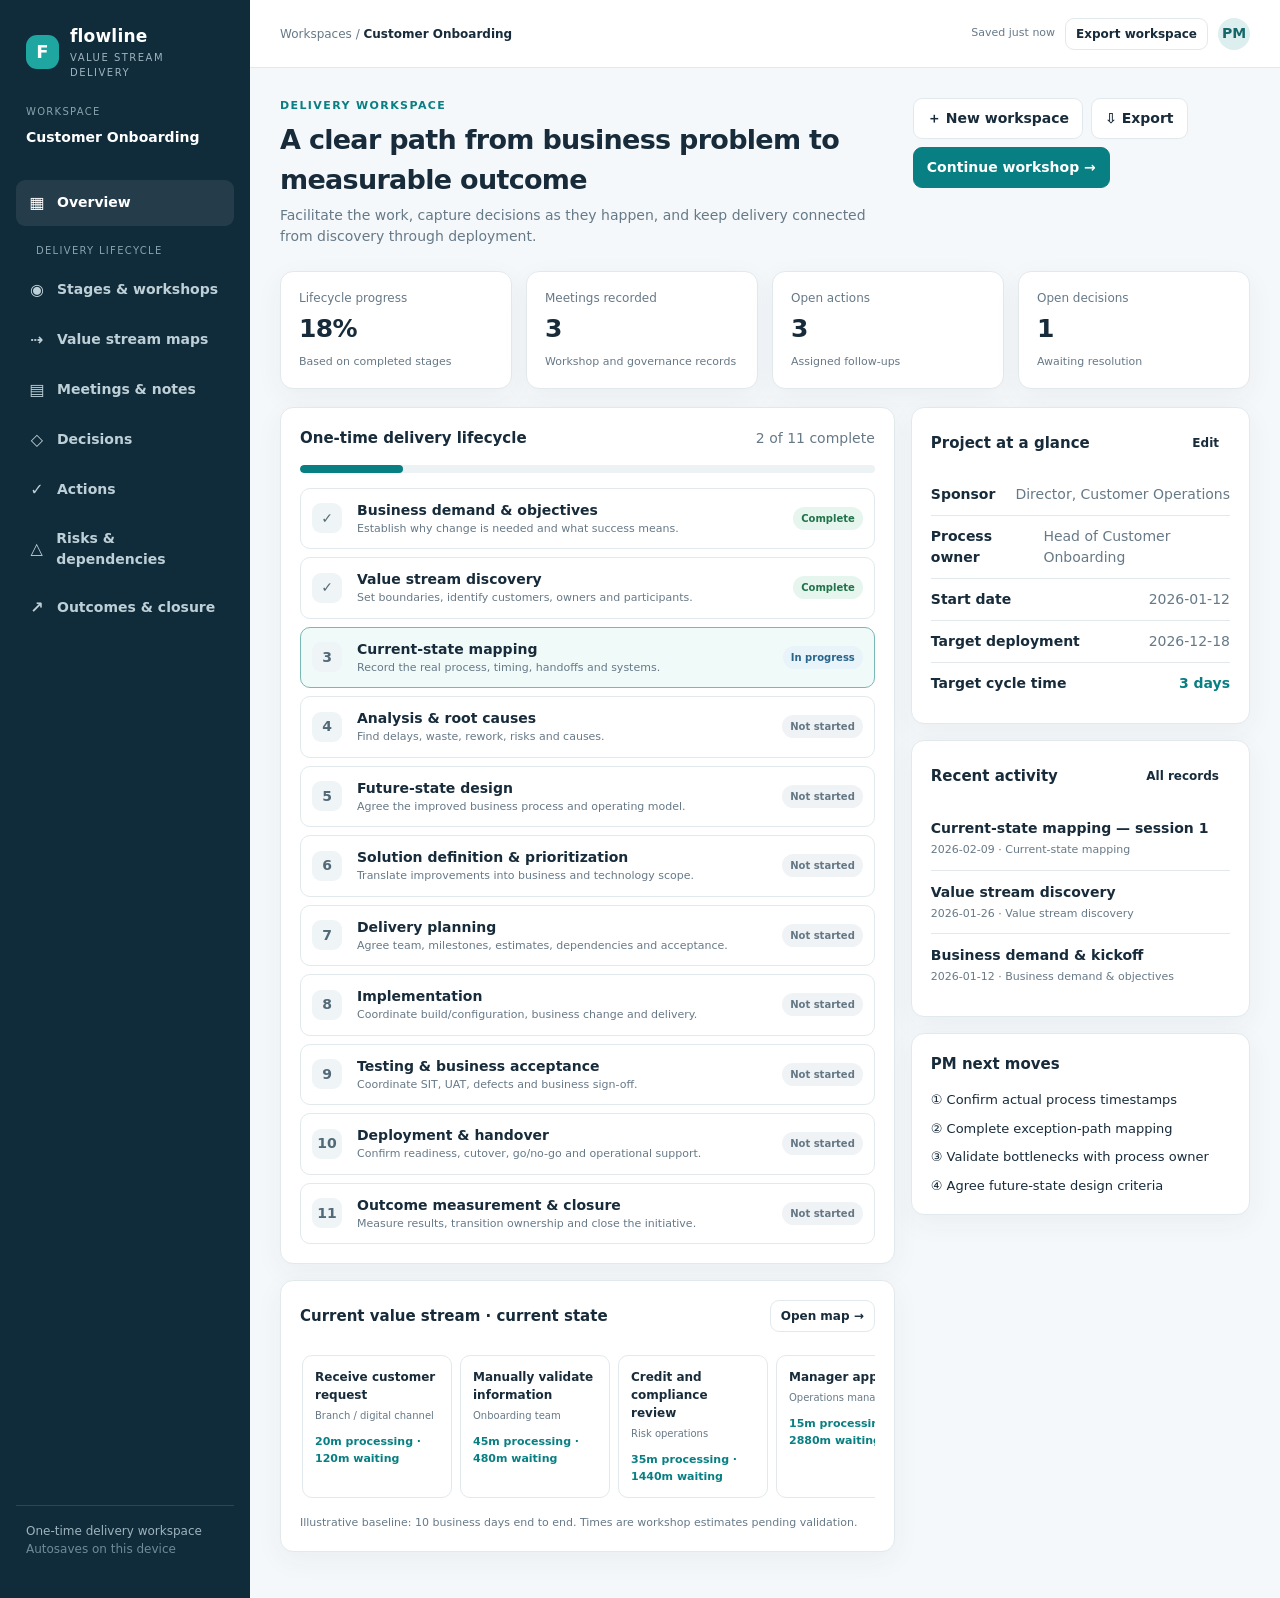
<file: one-time-vsm/index.html>
<!doctype html>
<html lang="en">
<head>
<meta charset="utf-8"><meta name="viewport" content="width=device-width,initial-scale=1">
<meta name="theme-color" content="#102b3a"><title>Flowline — Value Stream Delivery</title>
<style>
:root{--ink:#172b3a;--muted:#667987;--line:#e2e9ed;--paper:#f5f8fa;--white:#fff;--navy:#102b3a;--teal:#087f82;--teal-soft:#e6f5f3;--blue:#316b9a;--amber:#b7791f;--red:#b94b4b;--shadow:0 8px 28px #16384a0d}
*{box-sizing:border-box}body{margin:0;background:var(--paper);color:var(--ink);font:14px/1.5 Inter,ui-sans-serif,system-ui,-apple-system,BlinkMacSystemFont,"Segoe UI",sans-serif}button,input,select,textarea{font:inherit}button{cursor:pointer}.app{min-height:100vh;display:grid;grid-template-columns:250px 1fr}.sidebar{background:var(--navy);color:#d7e3e8;padding:24px 16px;display:flex;flex-direction:column;gap:24px}.brand{display:flex;align-items:center;gap:11px;padding:0 10px}.brand-mark{width:34px;height:34px;border-radius:11px;background:#20a6a0;display:grid;place-items:center;color:white;font-weight:800;font-size:18px}.brand b{font-size:17px;letter-spacing:.2px;color:white}.brand small{display:block;color:#9eb4bf;font-size:10px;letter-spacing:1.5px;text-transform:uppercase}.workspace-label{padding:0 10px;color:#89a2ae;font-size:10px;letter-spacing:1.3px;text-transform:uppercase}.nav{display:grid;gap:4px}.nav button{border:0;background:transparent;color:#bed0d7;text-align:left;padding:11px 12px;border-radius:9px;display:flex;align-items:center;gap:11px;font-weight:550}.nav button:hover,.nav button.active{background:#ffffff16;color:white}.nav .ico{width:18px;text-align:center;font-size:16px}.side-bottom{margin-top:auto;border-top:1px solid #ffffff20;padding:16px 10px;color:#9eb4bf;font-size:12px}.main{min-width:0}.topbar{height:68px;background:#fff;border-bottom:1px solid var(--line);display:flex;align-items:center;justify-content:space-between;padding:0 30px;position:sticky;top:0;z-index:5}.crumb{color:var(--muted);font-size:12px}.top-actions{display:flex;align-items:center;gap:10px}.avatar{width:32px;height:32px;border-radius:50%;background:#dceeed;color:#14686b;display:grid;place-items:center;font-weight:700}.content{max-width:1440px;margin:0 auto;padding:30px}.page-head{display:flex;justify-content:space-between;align-items:flex-start;gap:18px;margin-bottom:24px}.eyebrow{color:var(--teal);font-weight:700;font-size:11px;letter-spacing:1.4px;text-transform:uppercase}.page-head h1{font-size:27px;letter-spacing:-.7px;margin:5px 0 4px}.sub{color:var(--muted);max-width:740px}.btn{border:1px solid var(--line);background:white;color:var(--ink);padding:9px 13px;border-radius:9px;font-weight:650;display:inline-flex;align-items:center;gap:7px}.btn:hover{border-color:#9cb6c0;background:#fbfdfd}.btn.primary{background:var(--teal);color:#fff;border-color:var(--teal)}.btn.primary:hover{background:#066d70}.btn.dark{background:var(--navy);color:#fff;border-color:var(--navy)}.btn.small{padding:6px 10px;font-size:12px}.btn.ghost{border-color:transparent;background:transparent}.stats{display:grid;grid-template-columns:repeat(4,1fr);gap:14px;margin-bottom:18px}.card,.panel{background:#fff;border:1px solid var(--line);border-radius:13px;box-shadow:var(--shadow)}.stat{padding:17px 18px}.stat .label{color:var(--muted);font-size:12px}.stat strong{display:block;font-size:25px;letter-spacing:-.7px;margin:3px 0}.stat small{color:var(--muted);font-size:11px}.dashboard-grid{display:grid;grid-template-columns:minmax(0,1.45fr) minmax(290px,.8fr);gap:16px}.panel{padding:19px;margin-bottom:16px}.panel-head{display:flex;justify-content:space-between;align-items:center;gap:12px;margin-bottom:15px}.panel h2{font-size:15px;margin:0}.muted{color:var(--muted)}.progress-track{height:8px;background:#edf2f4;border-radius:20px;overflow:hidden}.progress-fill{height:100%;background:var(--teal);border-radius:20px;transition:width .2s}.stage-list{display:grid;gap:8px}.stage-row{display:grid;grid-template-columns:34px 1fr auto;gap:11px;align-items:center;padding:11px;border:1px solid var(--line);border-radius:10px;cursor:pointer}.stage-row:hover{border-color:#9cc7c5;background:#fbfefe}.stage-row.selected{border-color:#78b8b5;background:#f0faf9}.stage-num{width:30px;height:30px;border-radius:9px;background:#eff4f6;display:grid;place-items:center;font-weight:700;color:#526a78}.stage-name{font-weight:700}.stage-desc{font-size:11px;color:var(--muted)}.pill{font-size:10px;font-weight:750;padding:4px 8px;border-radius:20px;background:#f0f3f5;color:#647785;white-space:nowrap}.pill.done{background:#e6f5ed;color:#21734b}.pill.progress{background:#e8f3fa;color:#28658b}.pill.blocked{background:#fff1e7;color:#a05a20}.meeting-item,.feed-item{padding:11px 0;border-bottom:1px solid var(--line)}.meeting-item:last-child,.feed-item:last-child{border:0}.meeting-title{font-weight:700}.meta{font-size:11px;color:var(--muted);margin-top:3px}.empty{padding:22px;text-align:center;color:var(--muted);border:1px dashed #ccd8de;border-radius:10px}.section-layout{display:grid;grid-template-columns:minmax(0,1fr) 290px;gap:16px}.field{display:grid;gap:5px;margin:12px 0}.field label{font-size:12px;font-weight:700;color:#415665}.field input,.field select,.field textarea{width:100%;border:1px solid #d9e2e7;border-radius:8px;padding:9px 10px;background:#fff;color:var(--ink);outline:none}.field input:focus,.field textarea:focus,.field select:focus{border-color:#4a9d9a;box-shadow:0 0 0 3px #087f8217}.field textarea{min-height:78px;resize:vertical}.two-col{display:grid;grid-template-columns:1fr 1fr;gap:12px}.checklist{display:grid;gap:9px}.check{display:flex;gap:9px;align-items:flex-start;font-size:13px}.check input{margin-top:3px;accent-color:var(--teal)}.output-row,.record-row{display:flex;justify-content:space-between;gap:12px;padding:10px 0;border-bottom:1px solid var(--line)}.output-row:last-child,.record-row:last-child{border:0}.output-row span:first-child{font-weight:600}.toolbar{display:flex;gap:8px;flex-wrap:wrap}.tabs{display:flex;gap:5px;border-bottom:1px solid var(--line);margin-bottom:15px;overflow:auto}.tab{padding:9px 12px;border:0;border-bottom:2px solid transparent;background:none;color:var(--muted);font-weight:650;white-space:nowrap}.tab.active{color:var(--teal);border-bottom-color:var(--teal)}.process-flow{display:flex;gap:8px;overflow:auto;padding:8px 2px 14px}.process-step{min-width:150px;max-width:180px;border:1px solid var(--line);border-radius:10px;padding:12px;background:#fff;flex:1}.process-step strong{display:block;font-size:12px}.process-step small{color:var(--muted);font-size:10px}.process-step .step-time{margin-top:9px;font-size:11px;color:var(--teal);font-weight:700}.risk-dot{width:7px;height:7px;border-radius:50%;display:inline-block;background:var(--amber);margin-right:5px}.modal-backdrop{position:fixed;inset:0;background:#102b3a70;display:none;align-items:center;justify-content:center;padding:18px;z-index:20}.modal-backdrop.open{display:flex}.modal{background:white;border-radius:15px;padding:22px;width:min(560px,100%);max-height:90vh;overflow:auto;box-shadow:0 20px 70px #0003}.modal-head{display:flex;justify-content:space-between;align-items:center}.modal-head h2{margin:0;font-size:18px}.close{border:0;background:#f1f4f6;border-radius:8px;width:30px;height:30px}.toast{position:fixed;bottom:22px;right:22px;background:#102b3a;color:white;padding:11px 16px;border-radius:9px;box-shadow:var(--shadow);opacity:0;transform:translateY(8px);transition:.2s;pointer-events:none;z-index:30}.toast.show{opacity:1;transform:none}.hide{display:none!important}.mobile-menu{display:none}
@media(max-width:1000px){.app{grid-template-columns:210px 1fr}.content{padding:22px}.stats{grid-template-columns:repeat(2,1fr)}.dashboard-grid{grid-template-columns:1fr}.section-layout{grid-template-columns:1fr}.section-layout aside{display:grid;grid-template-columns:1fr 1fr;gap:12px}}
@media(max-width:700px){.app{display:block}.sidebar{position:fixed;z-index:15;left:-270px;top:0;bottom:0;width:250px;transition:left .2s}.sidebar.open{left:0}.topbar{height:58px;padding:0 15px}.mobile-menu{display:inline-flex}.content{padding:19px 14px}.page-head{display:block}.page-head .toolbar{margin-top:14px}.page-head h1{font-size:23px}.stats{gap:9px}.stat{padding:13px}.stat strong{font-size:21px}.two-col{grid-template-columns:1fr}.section-layout aside{display:block}.top-actions .hide-mobile{display:none}.stage-row{grid-template-columns:30px 1fr auto}.stage-desc{max-width:200px}.panel{padding:15px}}
</style>
</head>
<body>
<div class="app">
<aside class="sidebar" id="sidebar">
  <div class="brand"><div class="brand-mark">F</div><div><b>flowline</b><small>value stream delivery</small></div></div>
  <div><div class="workspace-label">Workspace</div><div style="padding:8px 10px;color:white;font-weight:650">Customer Onboarding</div></div>
  <nav class="nav" id="nav">
    <button class="active" data-view="overview"><span class="ico">▦</span>Overview</button>
    <div class="workspace-label" style="margin:13px 10px 5px">Delivery lifecycle</div>
    <button data-view="stages"><span class="ico">◉</span>Stages & workshops</button>
    <button data-view="map"><span class="ico">⇢</span>Value stream maps</button>
    <button data-view="meetings"><span class="ico">▤</span>Meetings & notes</button>
    <button data-view="decisions"><span class="ico">◇</span>Decisions</button>
    <button data-view="actions"><span class="ico">✓</span>Actions</button>
    <button data-view="risks"><span class="ico">△</span>Risks & dependencies</button>
    <button data-view="outcomes"><span class="ico">↗</span>Outcomes & closure</button>
  </nav>
  <div class="side-bottom">One-time delivery workspace<br><span style="color:#6f8b98">Autosaves on this device</span></div>
</aside>
<main class="main">
<header class="topbar"><div style="display:flex;align-items:center;gap:12px"><button class="btn small mobile-menu" id="menuBtn">☰</button><div class="crumb">Workspaces / <b style="color:var(--ink)">Customer Onboarding</b></div></div><div class="top-actions"><span class="muted hide-mobile" style="font-size:11px" id="saveState">All changes saved</span><button class="btn small hide-mobile" id="exportBtn">Export workspace</button><div class="avatar">PM</div></div></header>
<div class="content" id="content"></div>
</main></div>
<div class="modal-backdrop" id="modalBackdrop"><div class="modal"><div class="modal-head"><h2 id="modalTitle">Add record</h2><button class="close" id="modalClose">✕</button></div><div id="modalBody"></div></div></div><div class="toast" id="toast"></div>
<script>
const stages=[
["Business demand & objectives","Establish why change is needed and what success means."],
["Value stream discovery","Set boundaries, identify customers, owners and participants."],
["Current-state mapping","Record the real process, timing, handoffs and systems."],
["Analysis & root causes","Find delays, waste, rework, risks and causes."],
["Future-state design","Agree the improved business process and operating model."],
["Solution definition & prioritization","Translate improvements into business and technology scope."],
["Delivery planning","Agree team, milestones, estimates, dependencies and acceptance."],
["Implementation","Coordinate build/configuration, business change and delivery."],
["Testing & business acceptance","Coordinate SIT, UAT, defects and business sign-off."],
["Deployment & handover","Confirm readiness, cutover, go/no-go and operational support."],
["Outcome measurement & closure","Measure results, transition ownership and close the initiative."]
];
const attendees=[
["Business sponsor","Decision maker","1–2"],
["Business process owner","Accountable process owner","All relevant"],
["Frontline users / SMEs","Explain actual work","Discovery, mapping, validation"],
["Project Manager","Facilitator and coordinator","All stages"],
["Business Analyst","Process analysis and requirements","Discovery through planning"],
["Product / business lead","Prioritization and acceptance","Future state through UAT"],
["Solution architect","Solution options and dependencies","Analysis through planning"],
["Engineering lead","Technical approach and estimates","Solution through deployment"],
["QA lead","Test strategy and quality evidence","Planning through UAT"],
["Operations / support","Service readiness and handover","Planning, deployment, closure"],
["Security / compliance","Control and approval input","As required"]
];
const seed={
 project:{name:"Customer Onboarding Transformation",sponsor:"Director, Customer Operations",owner:"Head of Customer Onboarding",pm:"Project Manager",start:"2026-01-12",target:"2026-12-18",problem:"Customer onboarding takes too long because requests move through manual reviews, duplicate data entry and sequential approvals.",outcome:"Reduce end-to-end onboarding time from 10 business days to 3 business days while maintaining control quality.",scope:"Digital intake, validation, approval workflow, customer notifications and operational handover.",baseline:10,targetDays:3},
 stageStatus:["done","done","progress","todo","todo","todo","todo","todo","todo","todo","todo"],
 stageNotes:{0:"Sponsor agreed the business problem and measurable target. Scope excludes changes to pricing policy.",1:"Customer request received through web or branch. Onboarding team owns intake through activation.",2:"Workshop 1 mapped intake, manual validation, credit review, approval, duplicate entry and activation. More detail needed for exception handling."},
 outputs:{0:[{name:"Problem statement agreed",done:true},{name:"Sponsor and process owner identified",done:true},{name:"Success measures documented",done:true}],1:[{name:"Start and end boundaries agreed",done:true},{name:"Customer and process owner identified",done:true},{name:"Workshop participants identified",done:true}],2:[{name:"Happy path mapped",done:true},{name:"Processing and wait times captured",done:true},{name:"Systems and handoffs recorded",done:false}]},
 meetings:[
 {id:1,title:"Business demand & kickoff",date:"2026-01-12",stage:0,type:"Kickoff",attendees:"Sponsor, process owner, PM, BA",notes:"Agreed to reduce onboarding time from 10 to 3 business days. Sponsor confirmed scope and business ownership.",decisions:"Proceed with discovery and current-state mapping.",actions:"BA to arrange frontline walkthroughs; PM to confirm SMEs."},
 {id:2,title:"Value stream discovery",date:"2026-01-26",stage:1,type:"Workshop",attendees:"Process owner, 3 frontline SMEs, PM, BA",notes:"Agreed process starts when a complete customer request is received and ends when account is activated and customer notified.",decisions:"Use standard onboarding as the initial mapping boundary; exceptions recorded separately.",actions:"Process owner to validate boundary with compliance."},
 {id:3,title:"Current-state mapping — session 1",date:"2026-02-09",stage:2,type:"Workshop",attendees:"Frontline SMEs, operations lead, PM, BA",notes:"Mapped intake, validation, credit review, approval, data re-entry and activation. Approval queue and duplicate entry are initial bottlenecks.",decisions:"Continue mapping exception and rework paths in the next session.",actions:"BA to collect actual timestamps; operations lead to bring exception examples."}
 ],
 decisions:[
 {id:1,title:"Approve one-time VSM assessment",date:"2026-01-12",stage:0,owner:"Business sponsor",status:"Approved",rationale:"Establish an evidence-based view before committing to technology changes."},
 {id:2,title:"Use customer request-to-activation boundary",date:"2026-01-26",stage:1,owner:"Process owner",status:"Approved",rationale:"Captures the end-to-end customer outcome and cross-team handoffs."},
 {id:3,title:"Map exception paths separately",date:"2026-02-09",stage:2,owner:"Process owner",status:"Open",rationale:"Avoid hiding non-standard work inside the happy path."}
 ],
 actions:[
 {id:1,title:"Collect actual processing and queue timestamps",owner:"Business Analyst",due:"2026-02-20",stage:2,status:"In Progress"},
 {id:2,title:"Validate process boundary with compliance",owner:"Process owner",due:"2026-02-16",stage:1,status:"Done"},
 {id:3,title:"Bring three recent exception examples",owner:"Operations lead",due:"2026-02-20",stage:2,status:"Open"},
 {id:4,title:"Schedule current-state mapping session 2",owner:"Project Manager",due:"2026-02-18",stage:2,status:"Open"}
 ],
 risks:[
 {id:1,title:"Actual wait-time data may be incomplete",owner:"Business Analyst",impact:"Medium",response:"Triangulate timestamps from workflow logs and frontline interviews.",status:"Open"},
 {id:2,title:"Compliance review requirements may constrain automation",owner:"Compliance lead",impact:"High",response:"Bring compliance into future-state design before solution selection.",status:"Open"}
 ],
 currentSteps:[
 {name:"Receive customer request",owner:"Branch / digital channel",process:20,wait:120,system:"Web form / email",pain:"Incomplete submissions create follow-up work"},
 {name:"Manually validate information",owner:"Onboarding team",process:45,wait:480,system:"CRM + spreadsheets",pain:"Duplicate data checks and missing fields"},
 {name:"Credit and compliance review",owner:"Risk operations",process:35,wait:1440,system:"Credit tool",pain:"Work waits in a shared queue"},
 {name:"Manager approval",owner:"Operations manager",process:15,wait:2880,system:"Email",pain:"Sequential approval and unclear status"},
 {name:"Re-enter data and activate",owner:"Onboarding team",process:40,wait:240,system:"Core platform",pain:"Rekeying creates errors"}
 ],
 futureSteps:[
 {name:"Guided digital intake",owner:"Customer / branch",process:10,wait:30,system:"Digital intake",pain:"Required fields reduce incomplete requests"},
 {name:"Automated validation",owner:"Workflow",process:5,wait:15,system:"Rules engine",pain:"Exceptions routed to a named queue"},
 {name:"Risk-based review",owner:"Risk operations",process:20,wait:180,system:"Integrated risk tools",pain:"Low-risk cases flow through automatically"},
 {name:"Parallel approval",owner:"Authorized approver",process:5,wait:60,system:"Workflow",pain:"Alerts and delegated authority"},
 {name:"Integrated activation",owner:"Core platform",process:10,wait:30,system:"API integration",pain:"Single source of customer data"}
 ],
 outcomes:{baseline:10,target:3,actual:null,benefits:"Reduce customer waiting, reduce manual re-entry, improve status visibility and strengthen audit trail.",closed:false}
};
let data=load();let currentView="overview",currentStage=2,activeMap="current",modalCallback=null;
function load(){try{return JSON.parse(localStorage.getItem("flowline-vsm-workspace"))||structuredClone(seed)}catch(e){return structuredClone(seed)}}
function save(){localStorage.setItem("flowline-vsm-workspace",JSON.stringify(data));document.getElementById("saveState").textContent="Saved just now"}
function toast(msg){const el=document.getElementById("toast");el.textContent=msg;el.classList.add("show");setTimeout(()=>el.classList.remove("show"),2100)}
function esc(s){return String(s??"").replace(/[&<>"']/g,c=>({"&":"&amp;","<":"&lt;",">":"&gt;",'"':"&quot;","'":"&#39;"}[c]))}
function statusLabel(s){return ({done:"Complete",progress:"In progress",todo:"Not started",blocked:"Blocked"})[s]||s}
function pct(){return Math.round(data.stageStatus.filter(x=>x==="done").length/stages.length*100)}
function stageName(i){return stages[i]?.[0]||"General"}
function setView(v){currentView=v;document.querySelectorAll("#nav button[data-view]").forEach(b=>b.classList.toggle("active",b.dataset.view===v));document.getElementById("sidebar").classList.remove("open");render()}
document.getElementById("nav").addEventListener("click",e=>{const b=e.target.closest("button[data-view]");if(b)setView(b.dataset.view)});
document.getElementById("menuBtn").onclick=()=>document.getElementById("sidebar").classList.toggle("open");
function head(k,t,d,actions=""){return `<div class="page-head"><div><div class="eyebrow">${k}</div><h1>${t}</h1><div class="sub">${d}</div></div><div class="toolbar">${actions}</div></div>`}
function stat(label,val,desc){return `<div class="card stat"><div class="label">${label}</div><strong>${val}</strong><small>${desc}</small></div>`}
function stageRows(){return stages.map((s,i)=>`<div class="stage-row ${currentStage===i?"selected":""}" onclick="openStage(${i})"><div class="stage-num">${data.stageStatus[i]==="done"?"✓":i+1}</div><div><div class="stage-name">${s[0]}</div><div class="stage-desc">${s[1]}</div></div><span class="pill ${data.stageStatus[i]}">${statusLabel(data.stageStatus[i])}</span></div>`).join("")}
function render(){const c=document.getElementById("content");if(currentView==="overview")c.innerHTML=overview();if(currentView==="stages")c.innerHTML=stagesView();if(currentView==="map")c.innerHTML=mapView();if(currentView==="meetings")c.innerHTML=meetingsView();if(currentView==="decisions")c.innerHTML=decisionsView();if(currentView==="actions")c.innerHTML=actionsView();if(currentView==="risks")c.innerHTML=risksView();if(currentView==="outcomes")c.innerHTML=outcomesView()}
function overview(){return head("Delivery workspace","A clear path from business problem to measurable outcome","Facilitate the work, capture decisions as they happen, and keep delivery connected from discovery through deployment.",'<button class="btn" onclick="exportData()">⇩ Export</button><button class="btn primary" onclick="setView(\'stages\')">Continue workshop →</button>')+`<div class="stats">${stat("Lifecycle progress",pct()+"%","Based on completed stages")}${stat("Meetings recorded",data.meetings.length,"Workshop and governance records")}${stat("Open actions",data.actions.filter(a=>a.status!=="Done").length,"Assigned follow-ups")}${stat("Open decisions",data.decisions.filter(d=>d.status==="Open").length,"Awaiting resolution")}</div><div class="dashboard-grid"><section><div class="panel"><div class="panel-head"><h2>One-time delivery lifecycle</h2><span class="muted">${data.stageStatus.filter(s=>s==="done").length} of 11 complete</span></div><div class="progress-track"><div class="progress-fill" style="width:${pct()}%"></div></div><div class="stage-list" style="margin-top:15px">${stageRows()}</div></div><div class="panel"><div class="panel-head"><h2>Current value stream · current state</h2><button class="btn small" onclick="setView('map')">Open map →</button></div><div class="process-flow">${data.currentSteps.map((s,i)=>`<div class="process-step"><strong>${esc(s.name)}</strong><small>${esc(s.owner)}</small><div class="step-time">${s.process}m processing · ${s.wait}m waiting</div></div>`).join("")}</div><div class="meta">Illustrative baseline: ${data.project.baseline} business days end to end. Times are workshop estimates pending validation.</div></div></section><aside><div class="panel"><div class="panel-head"><h2>Project at a glance</h2><button class="btn small ghost" onclick="editProject()">Edit</button></div><div class="output-row"><span>Sponsor</span><span class="muted">${esc(data.project.sponsor)}</span></div><div class="output-row"><span>Process owner</span><span class="muted">${esc(data.project.owner)}</span></div><div class="output-row"><span>Start date</span><span class="muted">${esc(data.project.start)}</span></div><div class="output-row"><span>Target deployment</span><span class="muted">${esc(data.project.target)}</span></div><div class="output-row"><span>Target cycle time</span><b style="color:var(--teal)">${data.project.targetDays} days</b></div></div><div class="panel"><div class="panel-head"><h2>Recent activity</h2><button class="btn small ghost" onclick="setView('meetings')">All records</button></div>${data.meetings.slice().reverse().slice(0,3).map(m=>`<div class="feed-item"><div class="meeting-title">${esc(m.title)}</div><div class="meta">${esc(m.date)} · ${esc(stageName(m.stage))}</div></div>`).join("")||'<div class="empty">No meetings recorded yet.</div>'}</div><div class="panel"><div class="panel-head"><h2>PM next moves</h2></div><div class="checklist"><div class="check">① Confirm actual process timestamps</div><div class="check">② Complete exception-path mapping</div><div class="check">③ Validate bottlenecks with process owner</div><div class="check">④ Agree future-state design criteria</div></div></div></aside></div>`}
function openStage(i){currentStage=i;setView("stages")}
function stagesView(){const i=currentStage,s=stages[i];const meetings=data.meetings.filter(m=>m.stage===i);const outs=data.outputs[i]||[];return head("Guided facilitator","Stages & workshops", "Work one stage at a time. Record partial progress, save the meeting, and resume without losing the team's work.",'<button class="btn" onclick="openMeeting('+i+')">＋ Record meeting</button>')+`<div class="section-layout"><section><div class="panel"><div class="panel-head"><div><div class="eyebrow">Stage ${i+1} of 11</div><h2 style="font-size:19px;margin-top:4px">${s[0]}</h2></div><span class="pill ${data.stageStatus[i]}">${statusLabel(data.stageStatus[i])}</span></div><p class="muted">${s[1]}</p><div class="field"><label>What are we trying to accomplish?</label><textarea id="stageNotes" placeholder="Capture discussion, findings, assumptions and context...">${esc(data.stageNotes[i]||"")}</textarea></div><div class="two-col"><div class="field"><label>Stage status</label><select id="stageStatus"><option value="todo" ${data.stageStatus[i]==="todo"?"selected":""}>Not started</option><option value="progress" ${data.stageStatus[i]==="progress"?"selected":""}>In progress</option><option value="blocked" ${data.stageStatus[i]==="blocked"?"selected":""}>Blocked</option><option value="done" ${data.stageStatus[i]==="done"?"selected":""}>Complete</option></select></div><div class="field"><label>Facilitator</label><input id="facilitator" value="${esc(data.project.pm)}"></div></div><div class="panel-head" style="margin-top:12px"><h2>Completion checklist & outputs</h2><button class="btn small" onclick="addOutput(${i})">＋ Add output</button></div><div class="checklist">${(outs.length?outs:defaultOutputs(i)).map((o,j)=>`<label class="check"><input type="checkbox" ${typeof o==="object"&&o.done?"checked":""} onchange="toggleOutput(${i},${j},this.checked)"> <span>${esc(typeof o==="string"?o:o.name)}</span></label>`).join("")}</div><div class="toolbar" style="margin-top:18px"><button class="btn primary" onclick="saveStage(${i})">Save stage</button><button class="btn" onclick="openMeeting(${i})">Record meeting notes</button><button class="btn" onclick="setView('meetings')">Meeting history</button></div></div><div class="panel"><div class="panel-head"><h2>Meetings recorded for this stage</h2><span class="muted">${meetings.length} records</span></div>${meetings.map(m=>`<div class="meeting-item"><div class="meeting-title">${esc(m.title)}</div><div class="meta">${esc(m.date)} · ${esc(m.type)} · ${esc(m.attendees)}</div><div style="font-size:12px;margin-top:6px">${esc(m.notes)}</div></div>`).join("")||'<div class="empty">No meeting recorded for this stage yet.</div>'}</div></section><aside><div class="panel"><h2>Who should attend?</h2><p class="meta">Invite only the people needed for this stage. Add optional specialists when their expertise is required.</p><div class="checklist">${attendees.filter((a)=>{const map={0:[0,1,3],1:[1,2,3,4],2:[1,2,3,4],3:[1,2,3,4,6,7],4:[0,1,2,3,4,5,6],5:[0,1,3,5,6,7],6:[1,3,4,5,6,7,8],7:[1,3,5,6,7,8],8:[1,2,3,5,8],9:[0,1,3,7,8,9,10],10:[0,1,3,9]};return (map[i]||[]).includes(attendees.indexOf(a))}).map(a=>`<div><b style="font-size:12px">${a[0]}</b><div class="meta">${a[1]}</div></div>`).join("")}</div></div><div class="panel"><h2>PM's focus</h2><p class="muted" style="font-size:12px">${pmFocus[i]}</p><div class="field"><label>Decision needed?</label><button class="btn small" onclick="openDecision(${i})">＋ Record decision</button></div><div class="field"><label>Follow-up action?</label><button class="btn small" onclick="openAction(${i})">＋ Assign action</button></div></div><div class="panel"><div class="panel-head"><h2>Navigate stages</h2></div><div class="toolbar"><button class="btn small" ${i===0?"disabled":""} onclick="openStage(${Math.max(0,i-1)})">← Previous</button><button class="btn small primary" ${i===10?"disabled":""} onclick="openStage(${Math.min(10,i+1)})">Next →</button></div></div></aside></div>`}
const pmFocus=["Align sponsor, process owner, problem statement, scope and measurable outcomes.","Set the start/end boundary, identify customers, process owners, SMEs and decision makers.","Facilitate the real process walkthrough. Capture actual steps, owners, systems, handoffs, processing time and waiting time.","Challenge assumptions, separate symptoms from root causes and validate constraints with the people doing the work.","Help the team agree a workable future process. Make trade-offs visible and confirm business ownership.","Translate improvements into solution options, prioritize by value/effort/risk and secure decisions.","Coordinate estimates, scope, milestones, team capacity, dependencies, test approach and acceptance criteria.","Track delivery against the agreed plan. Resolve blockers and keep business, engineering and vendors aligned.","Coordinate test evidence, UAT participation, defects, acceptance criteria and business sign-off.","Bring decision makers together for readiness, rollback, cutover, communications and explicit go/no-go.","Compare measured outcomes with baseline, hand over ownership, document lessons and close the initiative."];
function defaultOutputs(i){return [["Problem statement agreed","Sponsor and process owner identified","Success measures documented"],["Start and end boundaries agreed","Customer and process owner identified","Workshop participants identified"],["Process steps and owners recorded","Processing and wait times captured","Systems, handoffs and pain points recorded"],["Bottlenecks and waste identified","Root causes validated","Constraints and risks recorded"],["Future-state process agreed","Ownership and controls defined","Expected benefits confirmed"],["Solution options documented","Priorities agreed","Scope and acceptance criteria approved"],["Delivery plan baselined","Resources and dependencies confirmed","Test and deployment approach agreed"],["Build/configuration completed","Business change activities progressed","Delivery evidence captured"],["SIT completed","UAT completed","Business acceptance recorded"],["Go/no-go decision recorded","Production deployment completed","Operations handover accepted"],["Actual outcomes measured","Lessons learned recorded","Formal closure approved"]][i]}
function saveStage(i){const requested=document.getElementById("stageStatus").value;const checks=data.outputs[i]||defaultOutputs(i).map(name=>({name,done:false}));if(requested==="done"&&checks.some(x=>typeof x==="string"||!x.done)){toast("Complete every required output before marking this stage complete");return}data.stageNotes[i]=document.getElementById("stageNotes").value;data.stageStatus[i]=requested;data.project.pm=document.getElementById("facilitator").value;save();render();toast("Stage saved")}
function toggleOutput(i,j,v){let a=data.outputs[i]||defaultOutputs(i).map(name=>({name,done:false}));if(typeof a[j]==="string")a[j]={name:a[j],done:v};else a[j].done=v;data.outputs[i]=a;save()}
function addOutput(i){const name=prompt("What output should this stage produce?");if(!name)return;data.outputs[i]=data.outputs[i]||defaultOutputs(i).map(name=>({name,done:false}));data.outputs[i].push({name,done:false});save();render()}
function mapView(){const steps=activeMap==="current"?data.currentSteps:data.futureSteps;return head("Process design","Value stream maps","See how work flows today, then compare it with the agreed future state. Add, edit and reorder process steps as the team learns.",'<button class="btn" onclick="addStep()">＋ Add step</button>')+`<div class="panel"><div class="tabs"><button class="tab ${activeMap==="current"?"active":""}" onclick="activeMap='current';render()">Current state</button><button class="tab ${activeMap==="future"?"active":""}" onclick="activeMap='future';render()">Future state</button></div><div class="meta" style="margin-bottom:12px">${activeMap==="current"?"Observed process — validate estimates with frontline users and source timestamps.":"Proposed process — confirm feasibility, controls, owners and expected benefits."}</div><div class="process-flow">${steps.map((s,i)=>`<div class="process-step"><div style="display:flex;justify-content:space-between;gap:8px"><strong>${esc(s.name)}</strong><button class="btn small ghost" onclick="editStep(${i})">Edit</button></div><small>${esc(s.owner)}</small><div class="step-time">${s.process}m process · ${s.wait}m wait</div><div class="meta">${esc(s.system)}</div></div>`).join("")}</div><div class="stats" style="margin-top:12px">${stat("Process steps",steps.length,"Mapped activities")}${stat("Active processing",Math.round(steps.reduce((a,s)=>a+Number(s.process),0))+" min","Sum of active time")}${stat("Waiting time",Math.round(steps.reduce((a,s)=>a+Number(s.wait),0)/60)+" hrs","Sum of queue / wait estimates")}${stat("Handoffs",Math.max(0,steps.length-1),"Sequential transitions")}</div></div><div class="panel"><div class="panel-head"><h2>Step details & improvement notes</h2><span class="muted">Select Edit on a step to update</span></div>${steps.map((s,i)=>`<div class="record-row"><div><b>${i+1}. ${esc(s.name)}</b><div class="meta">${esc(s.owner)} · ${esc(s.system)}</div><div class="meta">${esc(s.pain)}</div></div><div class="muted" style="white-space:nowrap">${s.process}m / ${s.wait}m</div></div>`).join("")}</div><div class="panel"><div class="panel-head"><h2>Facilitator prompts</h2></div><div class="two-col"><div><b>Current state</b><p class="muted">Where does work wait? Where is information re-entered? Which approvals add value? What causes rework? Are these times measured or estimated?</p></div><div><b>Future state</b><p class="muted">Can steps be removed or combined? Can work happen in parallel? What controls must remain? How will exceptions be handled?</p></div></div></div>`}
function addStep(){stepModal(-1)}
function editStep(i){stepModal(i)}
function stepModal(i){const arr=activeMap==="current"?data.currentSteps:data.futureSteps;const s=arr[i]||{name:"",owner:"",process:0,wait:0,system:"",pain:""};showModal(i<0?"Add process step":"Edit process step",`<div class="field"><label>Step name</label><input id="f_name" value="${esc(s.name)}"></div><div class="field"><label>Owner / role</label><input id="f_owner" value="${esc(s.owner)}"></div><div class="two-col"><div class="field"><label>Processing time (minutes)</label><input id="f_process" type="number" min="0" value="${s.process}"></div><div class="field"><label>Waiting time (minutes)</label><input id="f_wait" type="number" min="0" value="${s.wait}"></div></div><div class="field"><label>System / tool</label><input id="f_system" value="${esc(s.system)}"></div><div class="field"><label>Pain point / improvement note</label><textarea id="f_pain">${esc(s.pain)}</textarea></div><button class="btn primary" onclick="saveStep(${i})">Save step</button> ${i>=0?'<button class="btn" onclick="deleteStep('+i+')">Delete</button>':""}`)}
function saveStep(i){const s={name:val("f_name"),owner:val("f_owner"),process:+val("f_process"),wait:+val("f_wait"),system:val("f_system"),pain:val("f_pain")};if(!s.name){toast("Step name is required");return}const a=activeMap==="current"?data.currentSteps:data.futureSteps;if(i<0)a.push(s);else a[i]=s;save();closeModal();render();toast("Process step saved")}
function deleteStep(i){const a=activeMap==="current"?data.currentSteps:data.futureSteps;a.splice(i,1);save();closeModal();render()}
function meetingsView(){return head("Workshop record","Meetings & notes","A meeting is a checkpoint, not a gate. Record what happened, decisions, actions and what remains open.",'<button class="btn primary" onclick="openMeeting(currentStage)">＋ Record meeting</button>')+`<div class="panel"><div class="panel-head"><h2>Meeting history</h2><span class="muted">${data.meetings.length} records</span></div>${data.meetings.slice().sort((a,b)=>b.date.localeCompare(a.date)).map(m=>`<div class="meeting-item"><div class="panel-head" style="margin:0"><div><div class="meeting-title">${esc(m.title)}</div><div class="meta">${esc(m.date)} · ${esc(stageName(m.stage))} · ${esc(m.type)}</div></div><button class="btn small" onclick="editMeeting(${m.id})">Edit</button></div><div class="meta">Attendees: ${esc(m.attendees)}</div><p style="font-size:12px;margin:7px 0">${esc(m.notes)}</p><div class="meta"><b>Decisions:</b> ${esc(m.decisions||"None recorded")} · <b>Actions:</b> ${esc(m.actions||"None recorded")}</div></div>`).join("")||'<div class="empty">No meetings recorded. Start with a kickoff or discovery workshop.</div>'}</div>`}
function openMeeting(stage){meetingModal(null,stage)}
function editMeeting(id){const m=data.meetings.find(x=>x.id===id);meetingModal(m,m.stage)}
function meetingModal(m,stage){showModal(m?"Edit meeting":"Record meeting",`<div class="field"><label>Meeting title</label><input id="m_title" value="${esc(m?.title||"")}" placeholder="e.g. Current-state mapping — session 2"></div><div class="two-col"><div class="field"><label>Date</label><input id="m_date" type="date" value="${esc(m?.date||new Date().toISOString().slice(0,10))}"></div><div class="field"><label>Meeting type</label><select id="m_type">${["Kickoff","Workshop","Working session","Decision review","Status review","Readiness review","Outcome review"].map(x=>`<option ${(m?.type||"Workshop")===x?"selected":""}>${x}</option>`).join("")}</select></div></div><div class="field"><label>Lifecycle stage</label><select id="m_stage">${stages.map((s,i)=>`<option value="${i}" ${stage===i?"selected":""}>${i+1}. ${s[0]}</option>`).join("")}</select></div><div class="field"><label>Attendees</label><textarea id="m_attendees" placeholder="Names and roles">${esc(m?.attendees||"")}</textarea></div><div class="field"><label>Discussion / notes</label><textarea id="m_notes" placeholder="What was discussed? What did the team learn?">${esc(m?.notes||"")}</textarea></div><div class="field"><label>Decisions made</label><textarea id="m_decisions">${esc(m?.decisions||"")}</textarea></div><div class="field"><label>Actions / next steps</label><textarea id="m_actions">${esc(m?.actions||"")}</textarea></div><button class="btn primary" onclick="saveMeeting(${m?.id||0})">Save meeting record</button>`)}
function saveMeeting(id){const m={id:id||Date.now(),title:val("m_title"),date:val("m_date"),type:val("m_type"),stage:+val("m_stage"),attendees:val("m_attendees"),notes:val("m_notes"),decisions:val("m_decisions"),actions:val("m_actions")};if(!m.title){toast("Add a meeting title");return}const idx=data.meetings.findIndex(x=>x.id===id);if(idx>=0)data.meetings[idx]=m;else data.meetings.push(m);save();closeModal();render();toast("Meeting record saved")}
function decisionsView(){return head("Governance log","Decisions","Make decisions traceable: what was decided, why, who owns it and whether it is approved.",'<button class="btn primary" onclick="openDecision(currentStage)">＋ Record decision</button>')+`<div class="panel"><div class="panel-head"><h2>Decision register</h2><span class="muted">${data.decisions.length} records</span></div>${data.decisions.map(d=>`<div class="record-row"><div><b>${esc(d.title)}</b><div class="meta">${esc(d.date)} · ${esc(stageName(d.stage))} · Owner: ${esc(d.owner)}</div><div class="meta">${esc(d.rationale)}</div></div><div style="text-align:right"><span class="pill ${d.status==="Approved"?"done":"progress"}">${esc(d.status)}</span><div><button class="btn small" style="margin-top:7px" onclick="editDecision(${d.id})">Edit</button></div></div></div>`).join("")||'<div class="empty">No decisions recorded yet.</div>'}</div>`}
function openDecision(stage){decisionModal(null,stage)}
function editDecision(id){const d=data.decisions.find(x=>x.id===id);decisionModal(d,d.stage)}
function decisionModal(d,stage){showModal(d?"Edit decision":"Record decision",`<div class="field"><label>Decision</label><input id="d_title" value="${esc(d?.title||"")}"></div><div class="two-col"><div class="field"><label>Date</label><input id="d_date" type="date" value="${esc(d?.date||new Date().toISOString().slice(0,10))}"></div><div class="field"><label>Status</label><select id="d_status">${["Open","Approved","Rejected","Deferred"].map(x=>`<option ${(d?.status||"Open")===x?"selected":""}>${x}</option>`).join("")}</select></div></div><div class="field"><label>Lifecycle stage</label><select id="d_stage">${stages.map((s,i)=>`<option value="${i}" ${stage===i?"selected":""}>${i+1}. ${s[0]}</option>`).join("")}</select></div><div class="field"><label>Decision owner / approver</label><input id="d_owner" value="${esc(d?.owner||"")}"></div><div class="field"><label>Rationale / impact</label><textarea id="d_rationale">${esc(d?.rationale||"")}</textarea></div><button class="btn primary" onclick="saveDecision(${d?.id||0})">Save decision</button>`)}
function saveDecision(id){const d={id:id||Date.now(),title:val("d_title"),date:val("d_date"),status:val("d_status"),stage:+val("d_stage"),owner:val("d_owner"),rationale:val("d_rationale")};if(!d.title){toast("Decision title is required");return}const idx=data.decisions.findIndex(x=>x.id===id);if(idx>=0)data.decisions[idx]=d;else data.decisions.push(d);save();closeModal();render();toast("Decision saved")}
function actionsView(){return head("Follow-through","Action register","Every meeting should end with clear owners and due dates. Track follow-ups across the entire delivery lifecycle.",'<button class="btn primary" onclick="openAction(currentStage)">＋ Assign action</button>')+`<div class="panel"><div class="panel-head"><h2>Actions & commitments</h2><span class="muted">${data.actions.filter(a=>a.status!=="Done").length} open</span></div>${data.actions.map(a=>`<div class="record-row"><div><b>${esc(a.title)}</b><div class="meta">Owner: ${esc(a.owner)} · Due: ${esc(a.due)} · ${esc(stageName(a.stage))}</div></div><div style="text-align:right"><span class="pill ${a.status==="Done"?"done":a.status==="In Progress"?"progress":"todo"}">${esc(a.status)}</span><div><button class="btn small" style="margin-top:7px" onclick="editAction(${a.id})">Update</button></div></div></div>`).join("")||'<div class="empty">No actions assigned.</div>'}</div>`}
function openAction(stage){actionModal(null,stage)}
function editAction(id){const a=data.actions.find(x=>x.id===id);actionModal(a,a.stage)}
function actionModal(a,stage){showModal(a?"Update action":"Assign action",`<div class="field"><label>Action / next step</label><input id="a_title" value="${esc(a?.title||"")}"></div><div class="two-col"><div class="field"><label>Owner</label><input id="a_owner" value="${esc(a?.owner||"")}"></div><div class="field"><label>Due date</label><input id="a_due" type="date" value="${esc(a?.due||"")}"></div></div><div class="two-col"><div class="field"><label>Status</label><select id="a_status">${["Open","In Progress","Blocked","Done"].map(x=>`<option ${(a?.status||"Open")===x?"selected":""}>${x}</option>`).join("")}</select></div><div class="field"><label>Lifecycle stage</label><select id="a_stage">${stages.map((s,i)=>`<option value="${i}" ${stage===i?"selected":""}>${i+1}. ${s[0]}</option>`).join("")}</select></div></div><button class="btn primary" onclick="saveAction(${a?.id||0})">Save action</button>`)}
function saveAction(id){const a={id:id||Date.now(),title:val("a_title"),owner:val("a_owner"),due:val("a_due"),status:val("a_status"),stage:+val("a_stage")};if(!a.title){toast("Action is required");return}const idx=data.actions.findIndex(x=>x.id===id);if(idx>=0)data.actions[idx]=a;else data.actions.push(a);save();closeModal();render();toast("Action saved")}
function risksView(){return head("Delivery controls","Risks & dependencies","Surface uncertainty early. Assign an owner, assess impact, agree a response and track resolution.",'<button class="btn primary" onclick="openRisk()">＋ Add risk</button>')+`<div class="panel"><div class="panel-head"><h2>Risk & dependency register</h2><span class="muted">${data.risks.length} records</span></div>${data.risks.map(r=>`<div class="record-row"><div><b><span class="risk-dot"></span>${esc(r.title)}</b><div class="meta">Owner: ${esc(r.owner)} · Impact: ${esc(r.impact)}</div><div class="meta">Response: ${esc(r.response)}</div></div><div style="text-align:right"><span class="pill ${r.status==="Closed"?"done":"blocked"}">${esc(r.status)}</span><div><button class="btn small" style="margin-top:7px" onclick="editRisk(${r.id})">Edit</button></div></div></div>`).join("")||'<div class="empty">No risks recorded.</div>'}</div>`}
function openRisk(){riskModal(null)}function editRisk(id){riskModal(data.risks.find(x=>x.id===id))}
function riskModal(r){showModal(r?"Edit risk":"Add risk / dependency",`<div class="field"><label>Risk / dependency</label><input id="r_title" value="${esc(r?.title||"")}"></div><div class="two-col"><div class="field"><label>Owner</label><input id="r_owner" value="${esc(r?.owner||"")}"></div><div class="field"><label>Impact</label><select id="r_impact">${["Low","Medium","High","Critical"].map(x=>`<option ${(r?.impact||"Medium")===x?"selected":""}>${x}</option>`).join("")}</select></div></div><div class="field"><label>Response / mitigation</label><textarea id="r_response">${esc(r?.response||"")}</textarea></div><div class="field"><label>Status</label><select id="r_status">${["Open","Mitigating","Closed"].map(x=>`<option ${(r?.status||"Open")===x?"selected":""}>${x}</option>`).join("")}</select></div><button class="btn primary" onclick="saveRisk(${r?.id||0})">Save risk</button>`)}
function saveRisk(id){const r={id:id||Date.now(),title:val("r_title"),owner:val("r_owner"),impact:val("r_impact"),response:val("r_response"),status:val("r_status")};if(!r.title){toast("Risk title is required");return}const idx=data.risks.findIndex(x=>x.id===id);if(idx>=0)data.risks[idx]=r;else data.risks.push(r);save();closeModal();render();toast("Risk saved")}
function outcomesView(){const o=data.outcomes;return head("Business value","Outcomes & closure","The VSM is not complete when the solution goes live. Confirm adoption, operational ownership and measurable business outcomes.",'<button class="btn primary" onclick="saveOutcome()">Save outcome review</button>')+`<div class="stats">${stat("Baseline cycle time",o.baseline+" days","Before transformation")}${stat("Target cycle time",o.target+" days","Agreed success target")}${stat("Actual cycle time",o.actual===null?"Not measured":o.actual+" days","Post-deployment evidence")}${stat("Target improvement",Math.round((1-o.target/o.baseline)*100)+"%","Required reduction")}</div><div class="dashboard-grid"><section><div class="panel"><h2>Outcome measurement</h2><div class="field"><label>Actual end-to-end cycle time (business days)</label><input id="actualDays" type="number" min="0" step=".1" value="${o.actual??""}" placeholder="Enter measured result after go-live"></div><div class="field"><label>Benefits / observed business impact</label><textarea id="benefits">${esc(o.benefits)}</textarea></div><div class="field"><label>Evidence and measurement source</label><textarea id="evidence" placeholder="e.g. workflow timestamps, operational report, customer survey">${esc(o.evidence||"")}</textarea></div><label class="check"><input type="checkbox" id="closed" ${o.closed?"checked":""}> Business owner accepts handover and formal closure</label></div></section><aside><div class="panel"><h2>Closure checklist</h2><div class="checklist">${["Business outcome measured against baseline","Operational owner accepts handover","Open defects and actions have owners","Support documentation and training complete","Lessons learned recorded","Sponsor approves closure"].map(x=>`<label class="check"><input type="checkbox"> ${x}</label>`).join("")}</div><p class="meta">Checklist ticks are a meeting aid. Record formal approvals and evidence in the relevant project records.</p></div></aside></div>`}
function saveOutcome(){const actual=val("actualDays");data.outcomes.actual=actual===""?null:+actual;data.outcomes.benefits=val("benefits");data.outcomes.evidence=val("evidence");data.outcomes.closed=document.getElementById("closed").checked;save();render();toast("Outcome review saved")}
function editProject(){showModal("Project definition",`<div class="field"><label>Initiative name</label><input id="p_name" value="${esc(data.project.name)}"></div><div class="two-col"><div class="field"><label>Sponsor</label><input id="p_sponsor" value="${esc(data.project.sponsor)}"></div><div class="field"><label>Process owner</label><input id="p_owner" value="${esc(data.project.owner)}"></div></div><div class="field"><label>Business problem</label><textarea id="p_problem">${esc(data.project.problem)}</textarea></div><div class="field"><label>Desired outcome / success measure</label><textarea id="p_outcome">${esc(data.project.outcome)}</textarea></div><div class="field"><label>Scope</label><textarea id="p_scope">${esc(data.project.scope)}</textarea></div><div class="two-col"><div class="field"><label>Start date</label><input id="p_start" type="date" value="${esc(data.project.start)}"></div><div class="field"><label>Target deployment</label><input id="p_target" type="date" value="${esc(data.project.target)}"></div></div><div class="two-col"><div class="field"><label>Baseline cycle time (days)</label><input id="p_base" type="number" value="${data.project.baseline}"></div><div class="field"><label>Target cycle time (days)</label><input id="p_days" type="number" value="${data.project.targetDays}"></div></div><button class="btn primary" onclick="saveProject()">Save project</button>`)}
function saveProject(){Object.assign(data.project,{name:val("p_name"),sponsor:val("p_sponsor"),owner:val("p_owner"),problem:val("p_problem"),outcome:val("p_outcome"),scope:val("p_scope"),start:val("p_start"),target:val("p_target"),baseline:+val("p_base"),targetDays:+val("p_days")});save();closeModal();render();toast("Project details saved")}
function val(id){return document.getElementById(id)?.value??""}
function showModal(title,body){document.getElementById("modalTitle").textContent=title;document.getElementById("modalBody").innerHTML=body;document.getElementById("modalBackdrop").classList.add("open")}
function closeModal(){document.getElementById("modalBackdrop").classList.remove("open")}
document.getElementById("modalClose").onclick=closeModal;document.getElementById("modalBackdrop").onclick=e=>{if(e.target.id==="modalBackdrop")closeModal()};
function exportData(){const blob=new Blob([JSON.stringify(data,null,2)],{type:"application/json"});const a=document.createElement("a");a.href=URL.createObjectURL(blob);a.download="flowline-vsm-workspace.json";a.click();URL.revokeObjectURL(a.href);toast("Workspace exported")}
document.getElementById("exportBtn").onclick=exportData;
function importData(file){const r=new FileReader();r.onload=()=>{try{data=JSON.parse(r.result);save();render();toast("Workspace imported")}catch(e){toast("Invalid workspace file")}};r.readAsText(file)}
function newWorkspace(){if(!confirm("Start a blank workspace? Export the current workspace first if you want to keep it."))return;data=structuredClone(seed);data.project.name="New Value Stream Initiative";data.project.sponsor="";data.project.owner="";data.project.problem="";data.project.outcome="";data.project.scope="";data.stageStatus=stages.map(()=>"todo");data.stageNotes={};data.outputs={};data.meetings=[];data.decisions=[];data.actions=[];data.risks=[];data.currentSteps=[];data.futureSteps=[];data.outcomes={baseline:0,target:0,actual:null,benefits:"",closed:false};save();currentStage=0;render();toast("Blank workspace created")}
const origOverview=overview;overview=function(){const x=origOverview();return x.replace('<button class="btn" onclick="exportData()">⇩ Export</button>','<button class="btn" onclick="newWorkspace()">＋ New workspace</button><button class="btn" onclick="exportData()">⇩ Export</button>')};
render();save();
</script>
</body></html>
</file>
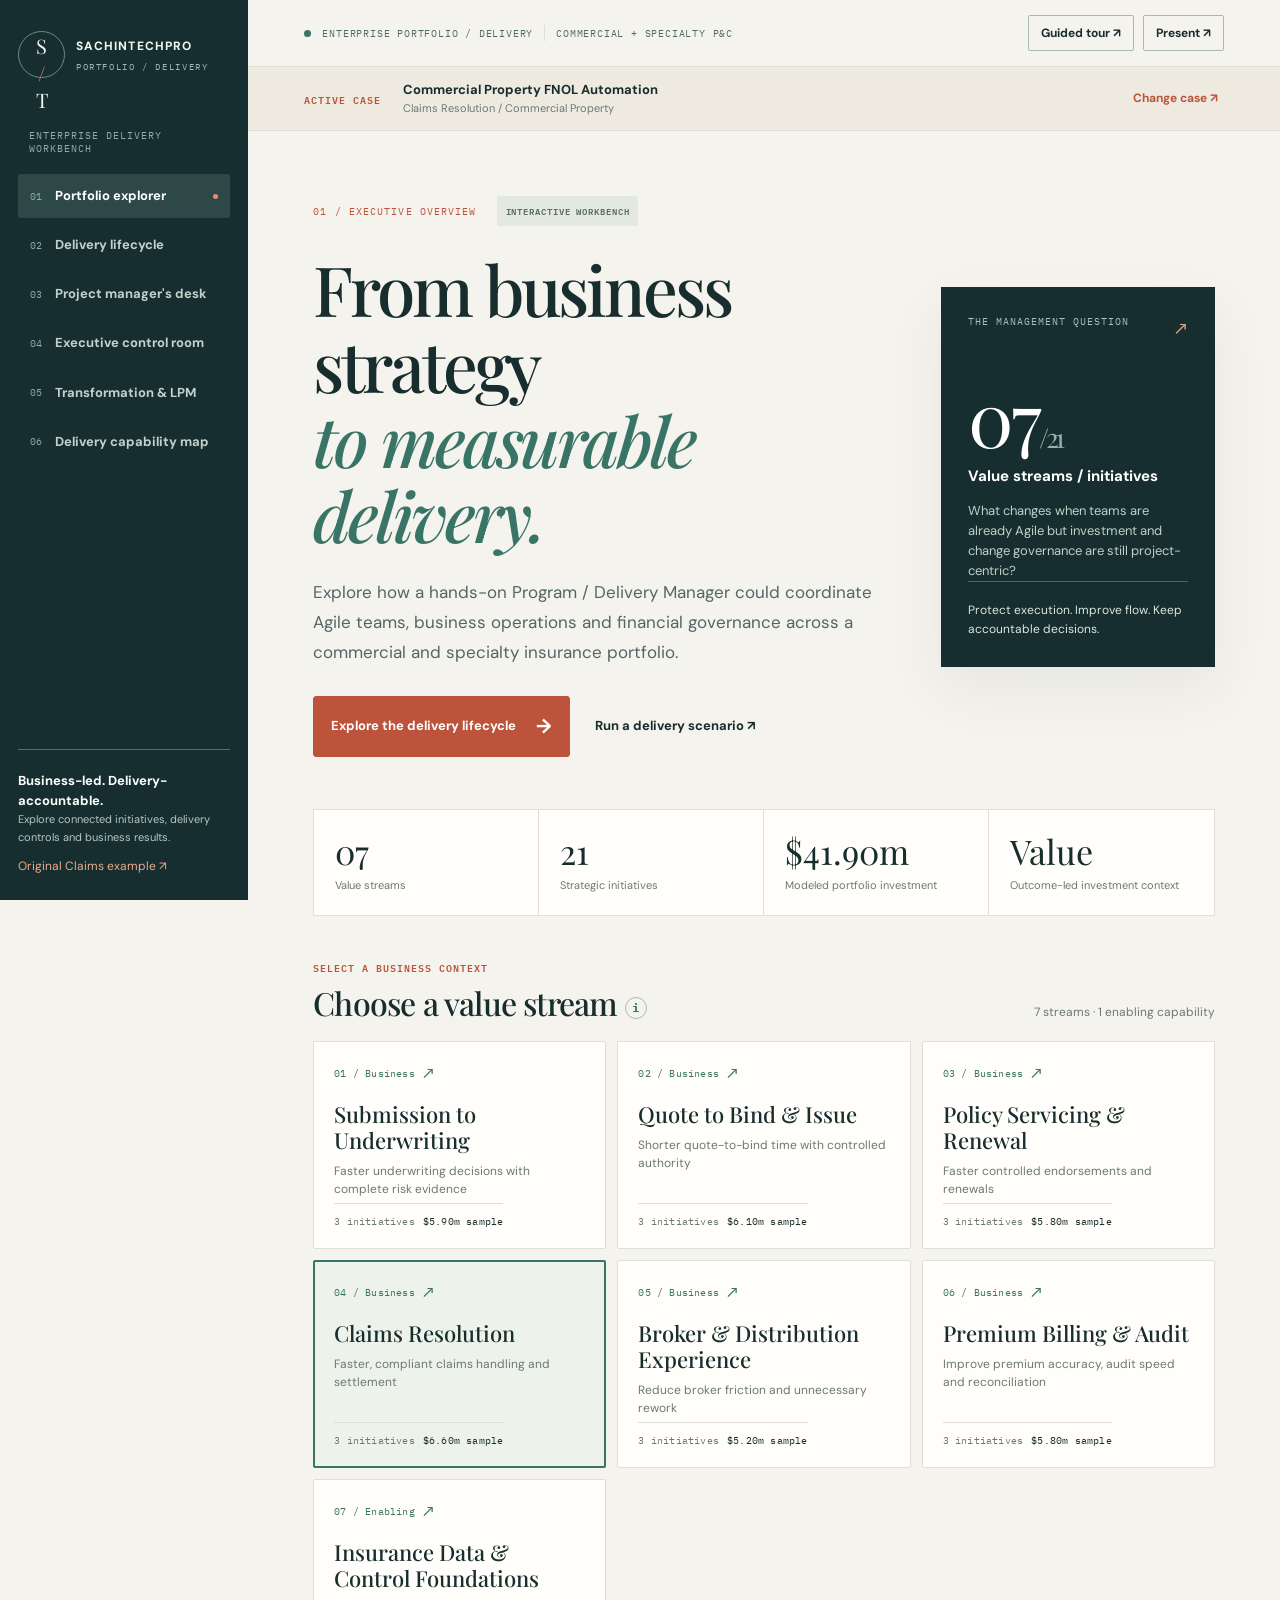
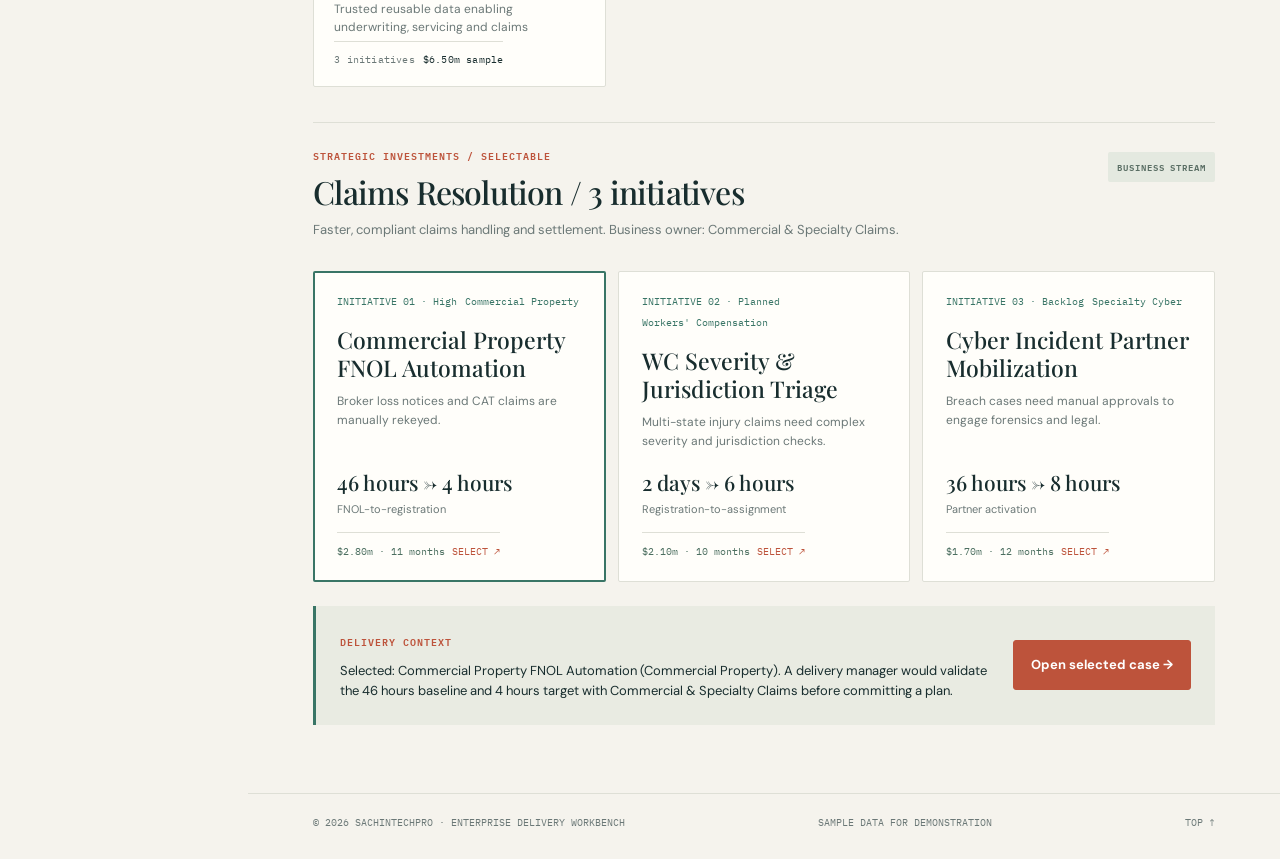
<file: portfolio-delivery-workbench/index.html>
<!doctype html>
<html lang="en"><head>
<meta charset="utf-8"><meta name="viewport" content="width=device-width,initial-scale=1">
<meta name="theme-color" content="#182d2e"><meta name="description" content="Commercial & specialty insurance Agile portfolio and end-to-end delivery management — independent interactive case study by SachinTechpro.">
<title>Value / Delivery — Enterprise Portfolio Workbench | SachinTechpro</title>
<link rel="stylesheet" href="./workbench.css">
</head><body>
<a class="skip" href="#main">Skip to main content</a>
<div class="shell">
<aside class="sidebar">
 <a class="wordmark" href="#portfolio" data-route="portfolio" aria-label="Return to portfolio"><span class="monogram">S<span>/</span>T</span><span>SACHINTECHPRO<small>PORTFOLIO / DELIVERY</small></span></a>
 <div class="navlabel">ENTERPRISE DELIVERY WORKBENCH</div>
 <nav class="navigation" aria-label="Workbench navigation">
 <a href="#portfolio" data-route="portfolio" aria-current="page"><span>01</span><b>Portfolio explorer</b></a>
 <a href="#journey" data-route="journey"><span>02</span><b>Delivery lifecycle</b></a>
 <a href="#desk" data-route="desk"><span>03</span><b>Project manager's desk</b></a>
 <a href="#control" data-route="control"><span>04</span><b>Executive control room</b></a>
 <a href="#governance" data-route="governance"><span>05</span><b>Transformation & LPM</b></a>
 <a href="#requirements" data-route="requirements"><span>06</span><b>Delivery capability map</b></a>
 </nav>
 <div class="side-footer"><div class="side-rule"></div><strong>Business-led. Delivery-accountable.</strong><p>Explore connected initiatives, delivery controls and business results.</p><a href="./claims.html#brief">Original Claims example ↗</a></div>
</aside>
<div class="main-column">
<header class="masthead"><div class="masthead-left"><span class="online-dot"></span><span>ENTERPRISE PORTFOLIO / DELIVERY</span><span class="masthead-separator"></span><span>COMMERCIAL + SPECIALTY P&amp;C</span></div><div class="masthead-right"><button class="link-control" id="startTour" type="button">Guided tour ↗</button><button class="link-control" id="present" type="button">Present ↗</button></div></header>
<div class="scenario-bar"><span class="scenario-label">ACTIVE CASE</span><div><strong id="activeTitle">Commercial Property FNOL Automation</strong><small id="activeStream">Claims Resolution</small></div><button type="button" class="bar-switch" data-jump="portfolio">Change case ↗</button></div>
<main id="main">
<section id="portfolio" class="screen active" aria-labelledby="portfolioH">
 <div class="hero over-grid"><div><div class="section-eyebrow"><span>01 / EXECUTIVE OVERVIEW</span><span class="micro-tag">INTERACTIVE WORKBENCH</span></div>
  <h1 id="portfolioH">From business strategy<br><em>to measurable delivery.</em></h1>
  <p class="lead">Explore how a hands-on Program / Delivery Manager could coordinate Agile teams, business operations and financial governance across a commercial and specialty insurance portfolio.</p>
  <div class="hero-actions"><button class="primary" data-jump="journey" type="button">Explore the delivery lifecycle <span>→</span></button><button class="plain-button" data-jump="control" type="button">Run a delivery scenario ↗</button></div>
 </div><div class="dark-feature"><div class="feature-top">THE MANAGEMENT QUESTION <span>↗</span></div><div class="big-num">07<span>/21</span></div><strong>Value streams / initiatives</strong><p>What changes when teams are already Agile but investment and change governance are still project-centric?</p><div class="feature-bottom">Protect execution. Improve flow. Keep accountable decisions.</div></div></div>
 <div class="micro-stats" id="portfolioStats"></div>
 <div class="panel-heading"><div><div class="overline">SELECT A BUSINESS CONTEXT</div><h2>Choose a value stream <button class="help" data-tip="lpm" aria-label="Explain value streams and Lean Portfolio Management">i</button></h2></div><span class="panel-note">7 streams · 1 enabling capability</span></div>
 <div class="streams" id="streamCards" aria-label="Select a value stream"></div>
 <div class="initiative-head"><div><div class="overline">STRATEGIC INVESTMENTS / SELECTABLE</div><h2 id="initiativeHeading">Initiatives</h2><p id="streamDescription"></p></div><span class="micro-tag" id="streamType">BUSINESS VALUE STREAM</span></div>
 <div class="initiative-cards" id="initiativeCards" aria-label="Select an initiative"></div>
 <div class="focus-banner"><div><span class="overline">DELIVERY CONTEXT</span><p id="selectionInsight">Choose an initiative. Each selection drives the complete lifecycle, roles, schedule, risks, finances and benefits.</p></div><button class="primary" data-jump="journey" type="button">Open selected case →</button></div>
</section>

<section id="journey" class="screen" aria-labelledby="journeyH">
 <div class="heading-block"><span class="overline">02 / PROJECT INITIALIZATION → DELIVERY → RESULTS</span><h1 id="journeyH">The full lifecycle.<br><em>Every gate has an owner.</em></h1><p class="lead">One end-to-end playbook, adapted to the commercial or specialty case selected above. Explore each phase to see PM actions, team inputs, outputs, approvals and control evidence.</p></div>
 <div class="case-context" id="journeyContext"></div>
 <div class="lineage-block"><div class="panel-heading mini"><h3>Business process being improved</h3><button class="help" data-tip="current" aria-label="Explain current and future process modeling">i</button></div><div class="flow" id="businessFlow"></div><div class="as-is-to-be" id="beforeAfter"></div></div>
 <div class="stage-box"><div class="stage-header"><div><span class="overline">10-STEP GOVERNED DELIVERY</span><h3>Choose a phase <button class="help" data-tip="phase" aria-label="Explain phase gates">i</button></h3></div><div class="stage-state"><span id="stageProgress">0 of 10 gates confirmed</span><button class="quiet" id="resetProgress" type="button">Reset progress ↺</button></div></div>
 <div class="phase-stepper" id="phaseStepper" aria-label="Delivery lifecycle phases"></div>
 <div id="phaseDetail" class="phase-detail" aria-live="polite"></div>
 <div class="phase-actions"><button id="prevStage" type="button" class="secondary">← Previous phase</button><button id="completeStage" type="button" class="secondary">Record gate outcome ✓</button><button id="nextStage" type="button" class="primary">Next phase →</button></div>
 </div>
 <div class="message-banner"><strong>Delivery accountability.</strong><span>As PM, I coordinate execution, evidence, approvals and escalations. A sponsor or delegated decision-maker authorizes investment and material risk changes; product and technology leads retain their specialist accountabilities.</span><button class="help" data-tip="authority" aria-label="Explain decision rights">i</button></div>
</section>

<section id="desk" class="screen" aria-labelledby="deskH">
 <div class="heading-block"><span class="overline">03 / HANDS-ON PROGRAM & PROJECT CONTROLS</span><h1 id="deskH">A project manager's<br><em>actual delivery desk.</em></h1><p class="lead">The practical work behind the executive status: scope and benefits, integrated schedule, teams and vendors, risk/issue ownership, quality, adoption and business acceptance.</p></div>
 <div class="section-tabs" id="deskTabs" role="tablist" aria-label="Project management work areas">
 <button role="tab" aria-selected="true" data-desk="charter">Charter & case</button>
 <button role="tab" aria-selected="false" data-desk="plan">Milestones & dependencies</button>
 <button role="tab" aria-selected="false" data-desk="people">Teams & resources</button>
 <button role="tab" aria-selected="false" data-desk="risk">RAID & decisions</button>
 <button role="tab" aria-selected="false" data-desk="release">Quality & rollout</button>
 </div>
 <div id="deskContent" class="desk-content" role="tabpanel" aria-live="polite"></div>
 <div class="message-banner"><strong>Working principle.</strong><span>Pull source status from teams and delivery tools; reconcile exceptions. Avoid asking Agile teams to maintain duplicate PowerPoint status reports.</span><button class="help" data-tip="coach" aria-label="Explain Agile collaboration">i</button></div>
</section>

<section id="control" class="screen" aria-labelledby="controlH">
 <div class="heading-block"><span class="overline">04 / REPEATABLE EXECUTIVE MANAGEMENT</span><h1 id="controlH">Controls that change<br><em>with the scenario.</em></h1><p class="lead">Adjust the selected initiative's delivery inputs. Forecast, status, readiness and executive recommendation update. Data is deliberately simulated—business results are not predicted.</p></div>
 <div class="control-layout">
 <div class="control-form"><div class="panel-heading mini"><h3>Delivery levers</h3><button type="button" class="quiet" id="loadScenario">Load test scenario ↺</button></div>
  <label class="slider-label" for="delay"><span>Critical integration delay <button class="help" data-tip="cp" aria-label="Critical path definition">i</button></span><output id="delayValue">3 weeks</output></label><input type="range" min="0" max="10" step="1" id="delay" value="3"><div class="scale"><span>0 weeks</span><span>10 weeks</span></div>
  <label class="slider-label" for="squads"><span>Extra temporary delivery squads</span><output id="squadsValue">0 squads</output></label><input type="range" min="0" max="3" step="1" id="squads" value="0"><div class="scale"><span>0 squads</span><span>3 squads</span></div>
  <label class="toggle"><input type="checkbox" id="phased" checked><span><b>Phased rollout</b><small>Operational pilot before wider release</small></span></label>
  <div class="form-rule"></div><div class="overline">RELEASE / PILOT EVIDENCE <button class="help" data-tip="qa" aria-label="Release evidence explanation">i</button></div>
  <label class="toggle"><input type="checkbox" id="qa"><span><b>QA / UAT exit criteria met</b><small>No open release-blocking defects; user acceptance evidenced</small></span></label>
  <label class="toggle"><input type="checkbox" id="ops" checked><span><b>Operations, training and support ready</b><small>Process owner and hypercare coverage confirmed</small></span></label>
  <label class="toggle"><input type="checkbox" id="vendor"><span><b>Vendor / third-party commitments accepted</b><small>SLAs and integration readiness documented</small></span></label>
 </div>
 <div class="executive-panel"><div class="status-top"><div><span class="overline">SIMULATED STATUS / EXECUTIVE VIEW</span><h3 id="execTitle">Commercial Property FNOL Automation</h3></div><span class="status-pill" id="rag">AMBER</span></div>
 <div class="exec-kpis"><div><small>SCHEDULE FORECAST</small><strong id="forecastMonths">11.2</strong><span id="forecastBasis">Months vs. baseline</span></div><div><small>ESTIMATE AT COMPLETION <button class="help" data-tip="eac" aria-label="EAC definition">i</button></small><strong id="forecastEac">$3.00m</strong><span id="budgetBasis">Against modeled budget</span></div><div><small>COST VARIANCE</small><strong id="forecastVariance">+$0.00m</strong><span>Forecast − baseline</span></div><div><small>PILOT RELEASE GATE</small><strong id="readiness">HOLD</strong><span>QA / operations / third party</span></div></div>
 <div class="decision-banner"><span>DECISION REQUIRED</span><p id="recommendation"></p></div><p class="sim-note">Model forecasts respond to schedule, resource and release-readiness inputs.</p>
 </div></div>
 <div class="three-panels">
  <div class="paper"><div class="overline">WEEKLY REPORT</div><h3>Delivery & risk</h3><p id="weeklyReport"></p><small>Inputs: product / Agile leads, tech lead, QA, vendors.</small></div>
  <div class="paper"><div class="overline">MONTHLY REPORT</div><h3>Financial & capacity</h3><p id="monthlyReport"></p><small>Inputs: finance actuals, vendor estimates, staffing forecast.</small></div>
  <div class="paper"><div class="overline">MONTHLY / STEERCO</div><h3>Business value</h3><p id="benefitReport"></p><small>Inputs: operations actuals, quality and adoption measures.</small></div>
 </div>
 <div class="report-buttons"><button type="button" class="primary" id="copySummary">Copy executive summary ↗</button><button type="button" class="secondary" data-jump="desk">View supporting workstream evidence →</button><span id="copyFeedback" role="status"></span></div>
</section>

<section id="governance" class="screen" aria-labelledby="governanceH">
 <div class="heading-block"><span class="overline">05 / LEAN PORTFOLIO MANAGEMENT & ADOPTION</span><h1 id="governanceH">Transform how we decide.<br><em>Keep how we deliver.</em></h1><p class="lead">Most delivery teams may already use Agile while the change portfolio still manages fixed projects. This playbook focuses on the integration between the two, not prescribing a company-wide transformation from one PM role.</p></div>
 <div class="comparison"><div><span class="overline">PROJECT-CENTRIC GOVERNANCE</span><h3>Waterfall-style change portfolio</h3><p>Individual project proposals, fixed scope/budget commitments, annualized approval gates and reporting against original project milestones—even where execution teams run sprints.</p></div><div><span class="overline">VALUE-STREAM GOVERNANCE</span><h3>Value-stream-oriented portfolio</h3><p>Strategic outcomes and bounded funding, capacity-aware initiative priority, incremental release evidence, quarterly investment review and benefits validation, with continued financial and risk governance.</p></div></div>
 <div class="panel-heading"><div><div class="overline">PORTFOLIO ADOPTION PLAYBOOK</div><h2>Practical transition controls</h2></div><button class="help" data-tip="lpm" aria-label="Lean portfolio management explanation">i</button></div>
 <div class="adoption-grid" id="adoptionGrid"></div>
 <div class="two-col"><div class="paper"><span class="overline">LEADERSHIP / PMO RESPONSIBILITIES</span><h3>Strategy and authority</h3><ul class="lined"><li>Define value streams and business outcome ownership</li><li>Approve funding guardrails, governance, prioritization approach</li><li>Establish transformation standards and portfolio review cadence</li><li>Resolve enterprise conflicts and authorize material changes</li></ul></div><div class="paper"><span class="overline">DELIVERY MANAGER RESPONSIBILITIES</span><h3>Make the operating model work</h3><ul class="lined"><li>Link initiative scope and backlog to measurable outcomes</li><li>Manage multi-team dependencies, schedule and financial forecast</li><li>Provide decision-quality evidence and unblock teams</li><li>Coach better cross-team ways of working and escalate exceptions</li></ul></div></div>
 <div class="panel-heading"><div><div class="overline">FIRST 90 DAYS</div><h2>Enter with evidence, not assumptions</h2></div></div><div class="ninety"><article><strong>01–30</strong><h3>Understand and baseline</h3><p>Meet sponsors, PMO, claims/UW ops, tech and vendors. Validate value-stream definitions, existing Agile practices, business KPI baseline, actual commitments, funding and decision rights.</p><span>Output: Verified charter / portfolio view, top risks and dependency map.</span></article><article><strong>31–60</strong><h3>Connect and stabilize</h3><p>Build a shared integrated plan, benefits case, monthly forecast, meaningful leadership dashboard and cross-team blockers review. Align to current PMO standards.</p><span>Output: Sponsor-reviewed plan, RAG, EAC and decision log.</span></article><article><strong>61–90</strong><h3>Deliver and adapt</h3><p>Support an increment or pilot as feasible; inspect operational evidence, refine priority and capacity recommendations, mentor on handoffs and get approvals for any material changes.</p><span>Output: Delivery evidence, benefits plan and prioritized next-quarter decisions.</span></article></div>
</section>

<section id="requirements" class="screen" aria-labelledby="requirementsH">
 <div class="heading-block"><span class="overline">06 / DELIVERY CAPABILITY MAP</span><h1 id="requirementsH">Enterprise delivery.<br><em>Capabilities in practice.</em></h1><p class="lead">This map connects enterprise program and project management capabilities with the corresponding workstreams, controls, decisions and delivery evidence throughout this application.</p></div>
 <div class="coverage-stats"><div><strong id="reqCount">—</strong><span>Requirements mapped</span></div><div><strong>4</strong><span>Requirement categories</span></div><div><strong>7</strong><span>Operating principles</span></div></div>
 <div id="requirementGroups" class="requirement-groups"></div>
 <div class="paper"><span class="overline">PROFESSIONAL PRACTICE</span><h3>Standards and responsible delivery</h3><p>Effective delivery starts with verified baselines, empowered sponsors, credible estimates, defined decision rights and transparent financials. Business and technical leads retain specialist accountability while the delivery manager coordinates commitments, resolves barriers and measures outcomes.</p><a href="./claims.html#brief" class="source-link">Open the original focused Claims case ↗</a></div>
</section>
</main>
<footer><span>© 2026 SACHINTECHPRO · ENTERPRISE DELIVERY WORKBENCH</span><span>SAMPLE DATA FOR DEMONSTRATION</span><a href="#portfolio" data-route="portfolio">TOP ↑</a></footer>
</div></div>
<dialog id="helpDialog" class="help-dialog"><div class="dialog-head"><span>CONTEXT NOTE</span><button type="button" id="closeHelp" aria-label="Close explanation">×</button></div><h3 id="helpTitle">Explanation</h3><p id="helpBody"></p><button class="secondary" id="helpDone" type="button">Got it</button></dialog>
<div id="toast" role="status" aria-live="polite"></div>
<script src="./workbench.js" type="module"></script>
</body></html>
</file>
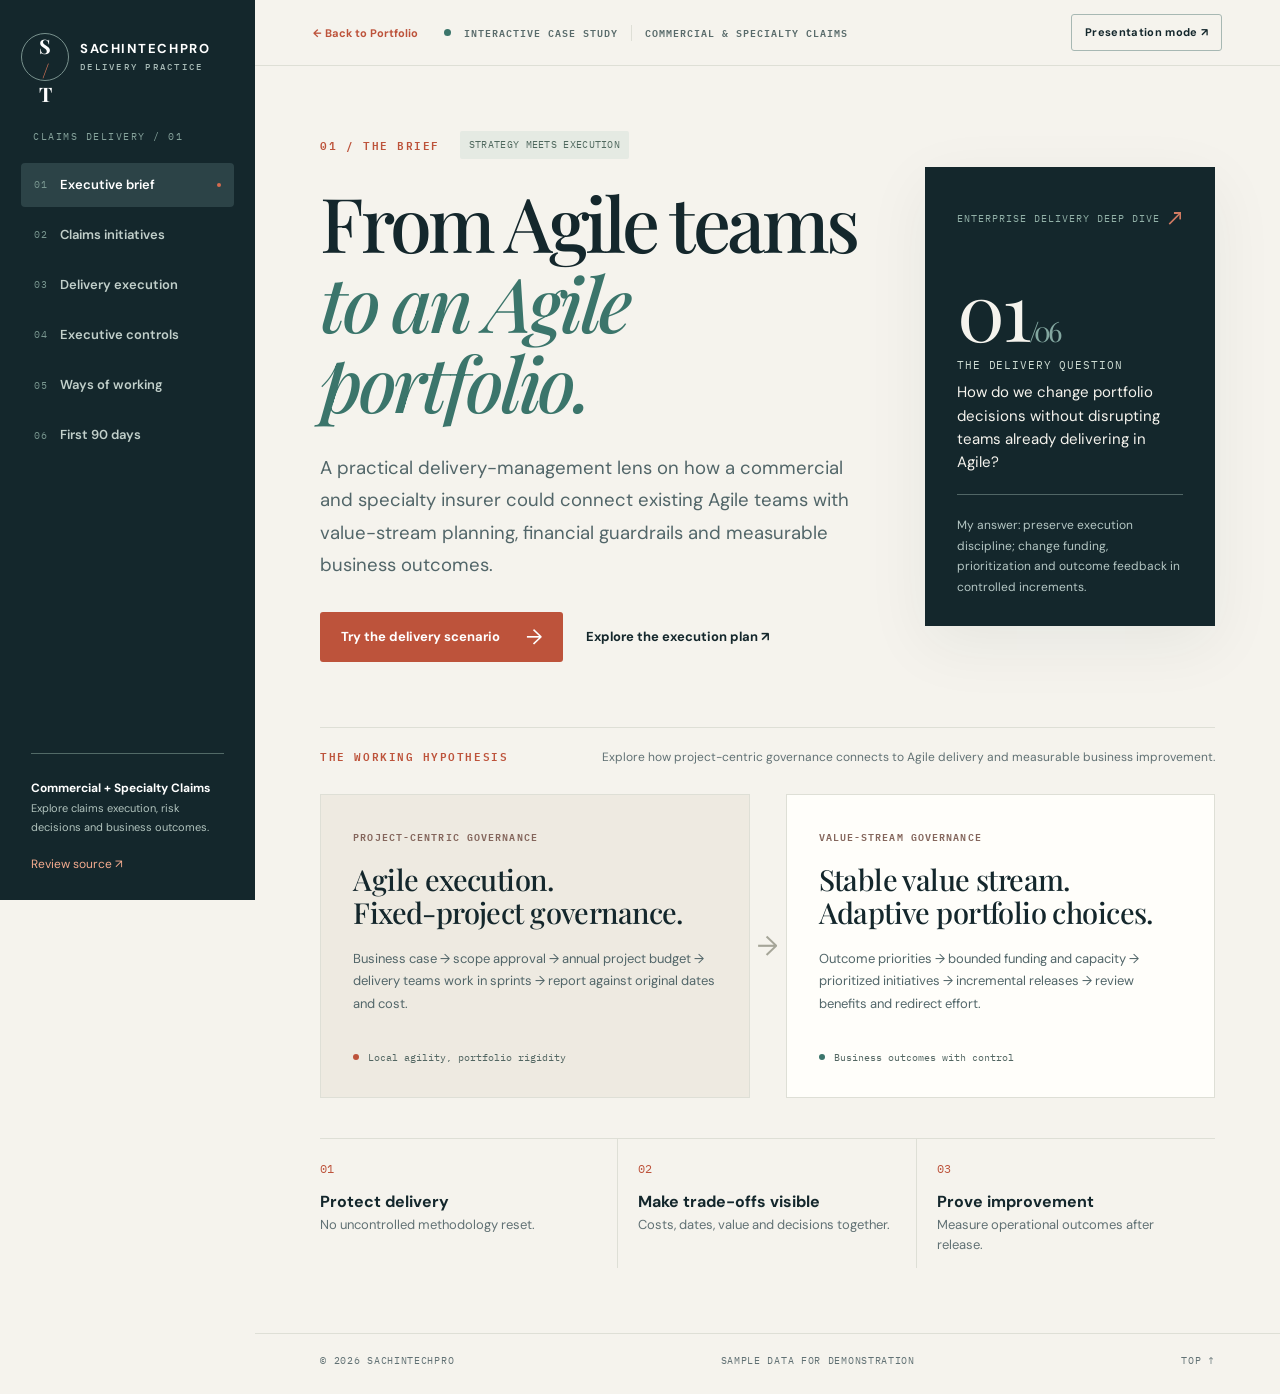
<file: portfolio-delivery-workbench/claims.html>
<!doctype html>
<html lang="en">
<head>
<meta charset="UTF-8"><meta name="viewport" content="width=device-width,initial-scale=1">
<meta name="theme-color" content="#14272c">
<meta name="description" content="Commercial and specialty Claims value stream delivery — an interactive enterprise program management case study.">
<title>Claims / Delivery — An executive case study | SachinTechpro</title>
<link rel="stylesheet" href="./styles.css">
</head>
<body>
<a class="skip" href="#main">Skip to content</a>
<div class="app-shell">
<aside class="rail" aria-label="Presentation navigation">
  <div class="brand"><span class="brand-mark">S<span class="brand-slash">/</span>T</span><span>SACHINTECHPRO<small>DELIVERY PRACTICE</small></span></div>
  <div class="rail-label">CLAIMS DELIVERY / 01</div>
  <nav class="nav" aria-label="Sections">
    <a href="#brief" data-page="brief" class="active"><span>01</span> Executive brief</a>
    <a href="#portfolio" data-page="portfolio"><span>02</span> Claims initiatives</a>
    <a href="#delivery" data-page="delivery"><span>03</span> Delivery execution</a>
    <a href="#control" data-page="control"><span>04</span> Executive controls</a>
    <a href="#operating" data-page="operating"><span>05</span> Ways of working</a>
    <a href="#first90" data-page="first90"><span>06</span> First 90 days</a>
  </nav>
  <div class="rail-bottom">
    <div class="rail-line"></div>
    <strong>Commercial + Specialty Claims</strong>
    <p>Explore claims execution, risk decisions and business outcomes.</p>
    <a href="https://github.com/sachintechpro/Project-Program-Manager/tree/enterprise-portfolio-workbench/portfolio-delivery-workbench" target="_blank" rel="noopener noreferrer">Review source <span aria-hidden="true">↗</span></a>
  </div>
</aside>
<div class="workspace">
  <header class="topbar">
    <div class="top-meta"><a class="return-portfolio" href="./index.html#portfolio" aria-label="Back to Portfolio Explorer">← Back to Portfolio</a><span class="live-dot" aria-hidden="true"></span><span>INTERACTIVE CASE STUDY</span><span class="top-divider"></span><span>COMMERCIAL & SPECIALTY CLAIMS</span></div>
    <button class="outline-button" id="presentMode" type="button">Presentation mode <span aria-hidden="true">↗</span></button>
  </header>
  <main id="main">
  <section class="page visible" id="brief" aria-labelledby="briefTitle">
    <div class="hero-grid">
      <div>
        <div class="eyebrow"><span class="overline">01 / THE BRIEF</span><span class="small-tag">Strategy meets execution</span></div>
        <h1 id="briefTitle">From Agile teams<br><em>to an Agile portfolio.</em></h1>
        <p class="lede">A practical delivery-management lens on how a commercial and specialty insurer could connect existing Agile teams with value-stream planning, financial guardrails and measurable business outcomes.</p>
        <div class="hero-actions"><button class="button-primary" data-go="control">Try the delivery scenario <span aria-hidden="true">→</span></button><button class="button-text" data-go="delivery">Explore the execution plan <span aria-hidden="true">↗</span></button></div>
      </div>
      <div class="hero-note">
        <div class="note-top"><span>ENTERPRISE DELIVERY DEEP DIVE</span><span class="note-icon" aria-hidden="true">↗</span></div>
        <div class="large-number">01<span>/06</span></div>
        <div class="note-title">The delivery question</div>
        <p>How do we change portfolio decisions without disrupting teams already delivering in Agile?</p>
        <div class="rule"></div>
        <p class="note-foot">My answer: preserve execution discipline; change funding, prioritization and outcome feedback in controlled increments.</p>
      </div>
    </div>
    <div class="section-head"><span class="overline">THE WORKING HYPOTHESIS</span><p>Explore how project-centric governance connects to Agile delivery and measurable business improvement.</p></div>
    <div class="compare">
      <article class="compare-box old"><span class="compare-label">PROJECT-CENTRIC GOVERNANCE</span><h2>Agile execution.<br>Fixed-project governance.</h2><p>Business case → scope approval → annual project budget → delivery teams work in sprints → report against original dates and cost.</p><div class="signal"><span class="signal-dot"></span>Local agility, portfolio rigidity</div></article>
      <div class="compare-arrow" aria-hidden="true">→</div>
      <article class="compare-box new"><span class="compare-label">VALUE-STREAM GOVERNANCE</span><h2>Stable value stream.<br>Adaptive portfolio choices.</h2><p>Outcome priorities → bounded funding and capacity → prioritized initiatives → incremental releases → review benefits and redirect effort.</p><div class="signal"><span class="signal-dot"></span>Business outcomes with control</div></article>
    </div>
    <div class="principles">
      <div><strong>01</strong><span>Protect delivery</span><p>No uncontrolled methodology reset.</p></div>
      <div><strong>02</strong><span>Make trade-offs visible</span><p>Costs, dates, value and decisions together.</p></div>
      <div><strong>03</strong><span>Prove improvement</span><p>Measure operational outcomes after release.</p></div>
    </div>
  </section>

  <section class="page" id="portfolio" aria-labelledby="portfolioTitle">
    <div class="page-heading"><div class="overline">02 / THE PORTFOLIO</div><h1 id="portfolioTitle">One Claims value stream.<br><em>Three investments.</em></h1><p class="lede small">Independent sample portfolio spanning commercial property, workers' compensation and specialty cyber. The initiatives are connected by value-stream outcomes, not assumed to share one delivery team.</p></div>
    <div class="metric-strip">
      <div><small>MODEL INVESTMENT</small><strong>$6.6m</strong><span>Across 3 initiatives</span></div>
      <div><small>BUSINESS PRIORITY</small><strong>Speed</strong><span>With auditability + controls</span></div>
      <div><small>FINANCING MODEL</small><strong>Guardrails</strong><span>Review allocation by outcomes</span></div>
    </div>
    <div class="initiative-grid" id="initiatives"></div>
    <div class="callout"><strong>Portfolio decision:</strong> Sequence investments using business impact, dependencies, regulatory control, capacity and readiness. Approve funding guardrails with leadership; do not assume the PM unilaterally reallocates budget.</div>
    <div class="two-col">
      <article class="paper-card"><div class="overline">OUTCOME SIGNALS</div><h3>What we measure</h3><ul class="check-lines"><li>Elapsed time from notice received to registered claim</li><li>First assignment / specialist activation time</li><li>Rework, exception rate and handoff count</li><li>Broker / insured acknowledgment timeliness</li><li>Adoption, quality and control exceptions after release</li></ul></article>
      <article class="paper-card"><div class="overline">DECISION LOGIC</div><h3>What we prioritize</h3><ul class="check-lines"><li>Severity and business value of existing pain point</li><li>Frequency and volume of impacted claims</li><li>Dependencies on policy, vendor and claims data</li><li>Delivery capacity, readiness and compliance controls</li><li>Expected improvement with measurable evidence</li></ul></article>
    </div>
  </section>

  <section class="page" id="delivery" aria-labelledby="deliveryTitle">
    <div class="page-heading"><div class="overline">03 / HANDS-ON EXECUTION</div><h1 id="deliveryTitle">Commercial Property<br><em>FNOL modernization.</em></h1><p class="lede small">An 11-month delivery model for faster commercial property claim intake from broker submission through validated registration and acknowledgment.</p></div>
    <div class="row-cards">
      <div class="mini-metric"><small>BASELINE TO VALIDATE</small><strong>46h</strong><span>Average registration time</span></div>
      <div class="mini-metric"><small>BUSINESS TARGET</small><strong>4h</strong><span>Outcome to validate</span></div>
      <div class="mini-metric"><small>MODEL BUDGET</small><strong>$2.8m</strong><span>Modeled initiative budget</span></div>
      <div class="mini-metric"><small>DELIVERY WINDOW</small><strong>11mo</strong><span>Phased release approach</span></div>
    </div>
    <div class="content-card">
      <div class="card-heading"><div><span class="overline">A WORKING VALUE CHAIN</span><h3>Broker notification → registered claim</h3></div><span class="small-tag">Example workflow</span></div>
      <div class="process-row"><div>Broker notice<small>Email / portal / files</small></div><b>→</b><div>Validate<small>Required fields + policy</small></div><b>→</b><div>Triage<small>Loss type / catastrophe</small></div><b>→</b><div>Register<small>Claims platform</small></div><b>→</b><div>Acknowledge<small>Broker / insured</small></div></div>
    </div>
    <div class="content-card">
      <div class="card-heading"><div><span class="overline">DELIVERY ROADMAP</span><h3>Incremental releases, controlled gates</h3></div><span class="small-tag">Months overlap where practical</span></div>
      <div class="roadmap" id="roadmap">
       <div class="roadmap-line"><span>M01–02</span><div><strong>Discovery + baseline</strong><p>Claims process mapping, data issues, controls, measurable outcome agreement</p></div><em>Business + PM</em></div>
       <div class="roadmap-line"><span>M03–05</span><div><strong>First usable capability</strong><p>Broker intake validation, case creation, acknowledgment integration</p></div><em>Agile squads</em></div>
       <div class="roadmap-line"><span>M05–07</span><div><strong>Pilot + learn</strong><p>One claims operation, defect and exception trends, user feedback, release gate</p></div><em>Claims + QA</em></div>
       <div class="roadmap-line"><span>M07–10</span><div><strong>Phased rollout</strong><p>Additional lines / regions as approved; training, support and telemetry</p></div><em>Operations</em></div>
       <div class="roadmap-line"><span>M10–11</span><div><strong>Stabilize + validate benefits</strong><p>Monitor the outcome, transition ownership, reconcile actual cost and benefits</p></div><em>Sponsor + PMO</em></div>
      </div>
    </div>
    <div class="two-col">
      <article class="paper-card"><div class="overline">DELIVERY CONTRIBUTOR MAP</div><h3>About 7–9 functions / 20–30 participants</h3><p>Typical illustration, not the assignment's verified staffing:</p><ul class="check-lines"><li>Business sponsor, claims operations, broker servicing</li><li>PM / BA / process engineering</li><li>Agile feature squad with tech lead</li><li>Data and integration specialists</li><li>QA / UAT / cyber-security controls</li><li>Change, training, vendor partners</li></ul></article>
      <article class="paper-card"><div class="overline">CRITICAL DEPENDENCIES</div><h3>What I would track weekly</h3><ul class="risk-lines"><li><b>Policy validation</b><span>Coverage mapping + test data from policy system</span></li><li><b>Broker intake formats</b><span>Submission variability + third-party readiness</span></li><li><b>Claims platform integration</b><span>API contract + error handling and audit log</span></li><li><b>Operational adoption</b><span>Claims training, handling exceptions, support owner</span></li></ul></article>
    </div>
  </section>

  <section class="page" id="control" aria-labelledby="controlTitle">
    <div class="page-heading"><div class="overline">04 / EXECUTIVE CONTROL ROOM</div><h1 id="controlTitle">Make delivery trade-offs<br><em>visible in minutes.</em></h1><p class="lede small">Move the scenario inputs. The forecast recalculates estimate-at-completion, schedule and release readiness.</p></div>
    <div class="control-grid">
      <article class="control-input">
        <div class="card-heading"><div><span class="overline">DECISION SIMULATOR</span><h3>Adjust the delivery plan</h3></div><button id="reset" class="reset-button" type="button">Reset scenario ↺</button></div>
        <label class="range-label" for="delay"><span>Integration dependency delay</span><output id="delayOut" for="delay">3 weeks</output></label>
        <input type="range" id="delay" min="0" max="8" value="3" step="1"><div class="scale"><span>0 weeks</span><span>8 weeks</span></div>
        <label class="range-label" for="squads"><span>Additional temporary feature squads</span><output id="squadsOut" for="squads">0 squads</output></label>
        <input type="range" id="squads" min="0" max="2" value="0" step="1"><div class="scale"><span>0 squads</span><span>2 squads</span></div>
        <label class="switch-row"><input id="phased" type="checkbox" checked><span><b>Phased rollout</b><small>Release to one operation first, then expand</small></span></label>
        <div class="divider"></div>
        <div class="overline">PILOT EXIT CONTROLS</div>
        <label class="switch-row"><input id="qa" type="checkbox"><span><b>Critical QA exit criteria met</b><small>No unresolved release-blocking defects</small></span></label>
        <label class="switch-row"><input id="trained" type="checkbox" checked><span><b>Claims operators trained</b><small>Support + exception ownership confirmed</small></span></label>
        <label class="switch-row"><input id="sla" type="checkbox"><span><b>Vendor acknowledgment SLA signed</b><small>Third-party commitment accepted</small></span></label>
      </article>
      <div class="forecast">
        <div class="status-head"><div><div class="overline">EXECUTIVE STATUS / SIMULATED</div><h3>Commercial Property FNOL</h3></div><span id="rag" class="rag amber">AMBER</span></div>
        <div class="forecast-grid">
          <div><small>DELIVERY FORECAST</small><strong id="months">11.1</strong><span>months vs. 11.0 planned</span></div>
          <div><small>ESTIMATE AT COMPLETION</small><strong id="eac">$3.05m</strong><span>against $2.8m baseline</span></div>
          <div><small>COST VARIANCE</small><strong id="variance">+$0.25m</strong><span>Forecast minus baseline</span></div>
          <div><small>PILOT GATE</small><strong id="gate" class="gate-text">HOLD</strong><span>QA / operations / vendor</span></div>
        </div>
        <div class="status-note"><span class="overline">INTERPRETATION</span><p id="rationale" aria-live="polite">Pilot release gate remains open</p></div>
        <div class="decision-box"><span>DECISION REQUIRED</span><p id="decision">Approve integration mitigation or accept forecast variance; pilot cannot proceed until controls are satisfied.</p></div>
        <div class="fineprint">This simple deterministic calculator illustrates trade-offs; it does not predict actual delivery results, earned value or claim-processing improvements.</div>
      </div>
    </div>
    <div class="content-card">
      <div class="card-heading"><div><span class="overline">MY EXECUTIVE REPORTING PACK</span><h3>One concise dashboard. Detail on demand.</h3></div><span class="small-tag">Suggested cadence</span></div>
      <div class="report-grid">
        <div><span>WEEKLY</span><b>Delivery RAG</b><p>Milestones, changes, cross-team blockers, decisions required</p></div>
        <div><span>WEEKLY</span><b>Risks / issues</b><p>Critical-path exposure, owners, due dates, mitigations</p></div>
        <div><span>MONTHLY</span><b>Financial forecast</b><p>Actual, remaining estimate, EAC, cost variance, contingency</p></div>
        <div><span>MONTHLY</span><b>Value realization</b><p>Processing time, exceptions, adoption vs. target</p></div>
        <div><span>MONTHLY</span><b>Steering decisions</b><p>Options, recommendation, impact, accountable approver</p></div>
      </div>
    </div>
  </section>

  <section class="page" id="operating" aria-labelledby="operatingTitle">
    <div class="page-heading"><div class="overline">05 / WAYS OF WORKING</div><h1 id="operatingTitle">Modernize governance.<br><em>Keep accountability.</em></h1><p class="lede small">The role is a hands-on delivery manager operating within sponsor-led strategy, PMO standards and technology-led engineering decisions.</p></div>
    <div class="content-card">
     <div class="card-heading"><div><span class="overline">DELIVERY ACCOUNTABILITY</span><h3>Who owns what?</h3></div><span class="small-tag">Contributor accountability model</span></div>
     <div class="responsive-table"><table><thead><tr><th>Role</th><th>Primary accountability</th><th>Decisions / outputs</th></tr></thead><tbody>
     <tr><th>Business sponsor / value-stream lead</th><td>Business outcomes and prioritization</td><td>Outcome targets, investment approvals, operational adoption</td></tr>
     <tr><th>PMO / transformation leadership</th><td>Portfolio standards and governance</td><td>Reporting rules, funding guardrails, transformations priorities</td></tr>
     <tr><th>Delivery / program manager</th><td>Integrated execution</td><td>Plans, RAID, EAC, dependencies, escalation and release coordination</td></tr>
     <tr><th>Product owner / claims leads</th><td>Backlog priority and acceptance</td><td>Process requirements, story acceptance, benefits validation</td></tr>
     <tr><th>Tech lead / engineers</th><td>Technical implementation and quality</td><td>Architecture, integration design, engineering estimates, technical controls</td></tr>
     <tr><th>QA / change / vendor leads</th><td>Readiness evidence and handoff</td><td>Defects, training, third-party milestones, test evidence</td></tr>
     </tbody></table></div>
    </div>
    <div class="two-col">
      <article class="paper-card"><div class="overline">INPUTS I ASK TEAMS FOR</div><h3>Without duplicate status paperwork</h3>
        <ul class="risk-lines"><li><b>Agile team / PO · weekly</b><span>Completed outcomes, next milestones, blocked dependencies</span></li><li><b>Technical / data lead · weekly</b><span>Integration readiness, security risks, technical blockers</span></li><li><b>QA lead · weekly / release</b><span>Test pass trend, severe defects, exit gate evidence</span></li><li><b>Finance / PMO · monthly</b><span>Actual costs, forecast assumptions, contingency use</span></li><li><b>Claims ops · biweekly / monthly</b><span>Adoption, elapsed time, exceptions, broker complaints</span></li><li><b>Third parties · weekly</b><span>SLA readiness, deliverables, changes, forecast delays</span></li></ul>
      </article>
      <article class="paper-card"><div class="overline">LPM-ALIGNED GOVERNANCE</div><h3>Change the decisions, not just the vocabulary</h3><ol class="numbered-lines"><li><b>Set guardrails</b><span>Budget, capacity, risk appetite and regulatory controls</span></li><li><b>Prioritize outcomes</b><span>Claims processing pain points, business value and dependencies</span></li><li><b>Fund incrementally</b><span>Govern investments with periodic review rather than an unchecked fixed scope</span></li><li><b>Inspect evidence</b><span>Deliveries, financial forecast, operational results and risks</span></li><li><b>Adapt responsibly</b><span>Escalate material funding, scope and risk decisions to the rightful owner</span></li></ol>
      </article>
    </div>
  </section>

  <section class="page" id="first90" aria-labelledby="ninetyTitle">
    <div class="page-heading"><div class="overline">06 / JOINING THE TEAM</div><h1 id="ninetyTitle">First 90 days.<br><em>Useful from day one.</em></h1><p class="lede small">A practical, non-presumptive entry plan for an existing Agile environment with a change portfolio moving toward value-stream funding.</p></div>
    <div class="ninety-grid">
      <article><div class="day">01–30</div><div class="overline">LISTEN + BASELINE</div><h3>Understand the actual operating model</h3><ul class="check-lines"><li>Meet sponsors, PMO, claims and tech leads</li><li>Review active commitments, funding and decision rights</li><li>Map claims process, key dependencies and delivery blockers</li><li>Validate baselines, outcomes, risks and reporting needs</li></ul><p class="output"><b>Output:</b> Agreed delivery baseline + top-five issue/dependency view</p></article>
      <article><div class="day">31–60</div><div class="overline">STABILIZE + ALIGN</div><h3>Make the portfolio-to-team link visible</h3><ul class="check-lines"><li>Build integrated initiative plan and financial forecast</li><li>Define risks, release criteria and escalation owners</li><li>Connect value-stream outcomes with existing Agile backlogs</li><li>Test a lean executive reporting rhythm</li></ul><p class="output"><b>Output:</b> One credible, sponsor-reviewed delivery dashboard</p></article>
      <article><div class="day">61–90</div><div class="overline">DELIVER + LEARN</div><h3>Prove a better decision cycle</h3><ul class="check-lines"><li>Support first usable increments / pilot as feasible</li><li>Review delivery data, exceptions and adoption</li><li>Recommend priority / capacity changes with evidence</li><li>Capture lessons for repeatable portfolio governance</li></ul><p class="output"><b>Output:</b> Benefits evidence + next-quarter delivery decisions</p></article>
    </div>
    <div class="closing">
      <div class="overline">THE PERSONAL PITCH</div><h2>“I can help connect portfolio change to the delivery teams you already have — while owning the plans, risks, financial forecasts and decisions that keep real initiatives moving.”</h2>
      <p>A practical approach built on sponsor alignment, disciplined financial management, coordinated Agile execution, operational readiness and measured business results.</p>
      <button class="button-primary" data-go="brief">Back to the executive brief <span aria-hidden="true">↑</span></button>
    </div>
  </section>
  </main>
  <footer><span>© 2026 SACHINTECHPRO</span><span>SAMPLE DATA FOR DEMONSTRATION</span><a href="#brief">TOP ↑</a></footer>
</div></div>
<script type="module" src="./app.js"></script>
</body></html>
</file>
<file: portfolio-delivery-workbench/workbench.css>
@import url('https://fonts.googleapis.com/css2?family=DM+Sans:wght@400;500;600;700;800&family=IBM+Plex+Mono:wght@400;500;600&family=Playfair+Display:ital,wght@0,500;0,600;1,500&display=swap');
:root{--bg:#f5f3ed;--paper:#fffefa;--ink:#182d2e;--muted:#6b7877;--line:#dedfd6;--line-dark:#4c6764;--accent:#bd533b;--green:#397566;--cream:#e9ebe2;--sidebar:#172e30;--danger:#bd634f}
*{box-sizing:border-box}html{scroll-behavior:smooth}body{margin:0;background:var(--bg);color:var(--ink);font:15px/1.55 "DM Sans",Arial,sans-serif}button,input{font:inherit}button{cursor:pointer}a{color:inherit}button:focus-visible,a:focus-visible,input:focus-visible,summary:focus-visible{outline:3px solid #db835e;outline-offset:3px}.skip{position:absolute;left:0;top:-90px;z-index:100;color:white;background:var(--ink);padding:12px}.skip:focus{top:0}
.shell{display:flex;min-height:100vh}.sidebar{width:248px;flex:0 0 248px;position:sticky;top:0;height:100vh;display:flex;flex-direction:column;gap:0;background:var(--sidebar);color:#fff;padding:31px 18px 24px;z-index:20}
.wordmark{display:flex;gap:11px;align-items:center;color:#eef5ee;text-decoration:none;font-size:12px;font-weight:800;letter-spacing:.09em}.wordmark small{display:block;font:9px "IBM Plex Mono",monospace;letter-spacing:.18em;color:#a0b6b0;margin-top:6px}
.monogram{display:grid;place-items:center;font:20px "Playfair Display",Georgia,serif;width:47px;height:47px;flex:0 0 47px;border:1px solid #6a8b84;border-radius:50%;letter-spacing:-.03em}.monogram span{color:#d88769}
.navlabel{font:10px "IBM Plex Mono",monospace;letter-spacing:.1em;color:#8facaa;margin:51px 11px 19px}
.navigation{display:flex;flex-direction:column;gap:5px}.navigation a{display:flex;align-items:center;gap:13px;padding:12px;border-radius:3px;text-decoration:none;color:#c2d1cb;font-size:13px;font-weight:600}.navigation a span{font:10px "IBM Plex Mono",monospace;color:#8baca4}.navigation a:hover,.navigation a.active{background:#2e4848;color:white}.navigation a.active::after{content:"";width:5px;height:5px;background:#e88d6b;border-radius:50%;margin-left:auto}.side-footer{margin-top:auto;font-size:12px;color:#b7c7c1}.side-rule{height:1px;background:#536d6a;margin-bottom:21px}.side-footer strong{font-weight:700;color:white;font-size:13px}.side-footer p{line-height:1.6;font-size:11px}.side-footer a{color:#eda98d;font-size:12px;text-decoration:none}.main-column{flex:1;min-width:0}
.masthead{height:67px;border-bottom:1px solid var(--line);padding:0 clamp(22px,4.4vw,72px);display:flex;align-items:center;justify-content:space-between;gap:18px}.masthead-left{display:flex;align-items:center;gap:11px;font:10px "IBM Plex Mono",monospace;letter-spacing:.08em;color:#516b66}.online-dot{width:7px;height:7px;background:var(--green);border-radius:50%;flex:0 0 7px}.masthead-separator{height:16px;border-left:1px solid var(--line)}.masthead-right{display:flex;align-items:center;gap:9px}.link-control{border:1px solid #a7bab1;color:var(--ink);background:transparent;border-radius:2px;padding:8px 12px;font-size:12px;font-weight:700;white-space:nowrap}.link-control:hover{background:white}
.scenario-bar{display:flex;gap:22px;align-items:center;padding:13px clamp(22px,4.4vw,72px);border-bottom:1px solid var(--line);background:#eeeae0}.scenario-label,.overline,.micro-tag{font:10px "IBM Plex Mono",monospace;letter-spacing:.1em;font-weight:600;text-transform:uppercase}.scenario-label{color:var(--accent);white-space:nowrap}.scenario-bar>div{min-width:0;flex:1}.scenario-bar strong{display:block;font-size:13px;white-space:nowrap;overflow:hidden;text-overflow:ellipsis}.scenario-bar small{display:block;font-size:11px;color:var(--muted)}.bar-switch{border:0;background:transparent;font-size:12px;font-weight:700;white-space:nowrap;color:var(--accent)}.bar-switch:hover{text-decoration:underline}
.screen{display:none;max-width:1380px;margin:0 auto;padding:clamp(24px,5.1vw,75px) clamp(20px,5.1vw,75px) 68px;animation:appear .2s ease}.screen.active{display:block}@keyframes appear{from{opacity:.3;transform:translateY(6px)}to{opacity:1;transform:none}}
h1,h2,h3,p{margin-top:0}h1{font:500 clamp(43px,5.4vw,78px)/1.09 "Playfair Display",Georgia,serif;letter-spacing:-.045em;margin-bottom:25px}h1 em{color:var(--green);font-weight:500}h2{font:500 32px/1.17 "Playfair Display",serif;letter-spacing:-.025em;margin-bottom:14px}h3{font:500 25px/1.2 "Playfair Display",serif;letter-spacing:-.015em;margin:10px 0 14px}.lead{color:#526666;font-size:17px;line-height:1.76;max-width:760px}
.overline{color:var(--accent)}.micro-tag{background:#e4e9e0;color:#5a6e64;padding:7px 9px;border-radius:2px;font-size:9px}.section-eyebrow{display:flex;gap:20px;align-items:center;margin-bottom:25px}.section-eyebrow>span:first-child{font:10px "IBM Plex Mono",monospace;color:var(--accent);letter-spacing:.11em}.hero{display:grid;grid-template-columns:minmax(0,1.5fr) minmax(260px,.72fr);align-items:center;gap:clamp(20px,4.4vw,70px)}.hero-actions{display:flex;gap:25px;align-items:center;flex-wrap:wrap;margin-top:28px}.primary{display:inline-flex;align-items:center;justify-content:center;gap:20px;padding:14px 17px;border:1px solid var(--accent);background:var(--accent);border-radius:3px;color:white;font-size:13px;font-weight:700}.primary:hover{background:#a9472e}.primary span{font-size:20px}.plain-button{background:transparent;border:0;color:var(--ink);font-size:13px;font-weight:700;padding:12px 0}.plain-button:hover{text-decoration:underline}.secondary{background:var(--paper);border:1px solid #b8c4bb;border-radius:3px;color:var(--ink);font-size:13px;font-weight:700;padding:13px 15px}.secondary:hover{background:#e7eee7}.secondary:disabled,.primary:disabled{opacity:.4;cursor:not-allowed}.quiet{background:none;border:0;color:var(--accent);font-size:12px;font-weight:700;padding:8px}.quiet:hover{text-decoration:underline}
.dark-feature{background:var(--sidebar);color:white;padding:28px 27px;min-height:345px;display:flex;flex-direction:column;box-shadow:0 22px 55px #1e343311}.feature-top{font:10px "IBM Plex Mono",monospace;color:#a7c0b8;letter-spacing:.1em;display:flex;justify-content:space-between}.feature-top span{color:#e8a28a;font-size:20px}.big-num{font:76px "Playfair Display",serif;line-height:1;margin:37px 0 10px;letter-spacing:-.04em}.big-num span{font-size:27px;color:#93b4ab}.dark-feature strong{font-size:15px}.dark-feature p{font-size:13px;color:#c0d0c7;margin:13px 0 0}.feature-bottom{margin-top:auto;border-top:1px solid #496665;padding-top:19px;font-size:12px;color:#d9e7df}
.micro-stats{display:grid;grid-template-columns:repeat(4,minmax(0,1fr));margin-top:52px;border:1px solid var(--line);background:var(--paper)}.micro-stats>div{padding:19px 21px;border-right:1px solid var(--line)}.micro-stats>div:last-child{border:0}.micro-stats strong{font:34px "Playfair Display",serif;display:block;line-height:1.3}.micro-stats span{font-size:11px;color:var(--muted)}
.panel-heading{display:flex;justify-content:space-between;align-items:end;gap:15px;margin:42px 0 20px}.panel-heading h2{margin:8px 0 0}.panel-heading h3{margin:6px 0 0}.panel-heading.mini{margin:0 0 19px;align-items:center}.panel-heading .panel-note{font-size:12px;color:var(--muted);text-align:right}.help{border:1px solid #aab9af;background:transparent;color:var(--green);width:22px;height:22px;border-radius:50%;display:inline-flex;align-items:center;justify-content:center;font:700 12px "IBM Plex Mono",monospace;vertical-align:middle;padding:0}.help:hover{background:#dce7e0}
.streams{display:grid;grid-template-columns:repeat(3,minmax(0,1fr));gap:11px}.stream-choice{border:1px solid var(--line);background:var(--paper);color:var(--ink);text-align:left;padding:20px;display:flex;flex-direction:column;min-height:208px;border-radius:2px;transition:border .15s,transform .15s}.stream-choice:hover{border-color:var(--green);transform:translateY(-1px)}.stream-choice.selected{border:2px solid var(--green);padding:19px;background:#edf2eb}.stream-top,.stream-foot{display:flex;justify-content:space-between;align-items:center;gap:8px;font:10px "IBM Plex Mono",monospace;color:var(--green);letter-spacing:.02em}.stream-arrow{font-size:18px}.stream-choice strong{display:block;font:500 22px/1.18 "Playfair Display",serif;margin:17px 0 8px}.stream-under{font-size:12px;color:var(--muted);line-height:1.5}.stream-foot{border-top:1px solid var(--line);padding-top:11px;margin-top:auto;font-size:10px;color:var(--muted)}.stream-foot span{color:var(--ink)}
.initiative-head{border-top:1px solid var(--line);display:flex;justify-content:space-between;gap:12px;padding-top:23px;margin:35px 0 18px}.initiative-head h2{margin:9px 0}.initiative-head p{font-size:13px;color:var(--muted);max-width:780px}.initiative-head .micro-tag{height:max-content;margin-top:6px}.initiative-cards{display:grid;grid-template-columns:repeat(3,minmax(0,1fr));gap:12px}.initiative-choice{border:1px solid var(--line);background:var(--paper);padding:23px;text-align:left;color:var(--ink);display:flex;flex-direction:column;min-height:294px;border-radius:2px}.initiative-choice:hover{border-color:var(--green)}.initiative-choice.selected{border:2px solid var(--green);padding:22px}.init-meta{display:flex;flex-wrap:wrap;gap:8px;justify-content:space-between;font:10px "IBM Plex Mono",monospace;color:var(--green)}.initiative-choice>strong{font:500 23px/1.22 "Playfair Display",serif;margin:18px 0 10px}.init-problem{font-size:12px;color:var(--muted);line-height:1.6}.init-kpis{display:flex;flex-direction:column;margin-top:auto;padding-top:17px;gap:5px;font-size:11px;color:var(--muted)}.init-kpis b{font:500 21px "Playfair Display",serif;color:var(--ink)}.init-bottom{display:flex;justify-content:space-between;gap:7px;border-top:1px solid var(--line);padding-top:12px;margin-top:13px;font:10px "IBM Plex Mono",monospace;color:#4c6f60}.init-bottom span{color:var(--accent)}
.focus-banner{margin-top:24px;padding:24px;background:var(--cream);border-left:3px solid var(--green);display:flex;gap:24px;align-items:center;justify-content:space-between}.focus-banner p{margin:8px 0 0;font-size:13px}.focus-banner .primary{flex:0 0 auto}
.heading-block{padding-bottom:26px;border-bottom:1px solid var(--line);margin-bottom:26px}.heading-block h1{margin:19px 0}.heading-block p{margin-bottom:0}.case-context{background:var(--paper);border:1px solid var(--line);display:grid;grid-template-columns:repeat(3,1fr);margin-bottom:21px}.case-context>div{display:flex;flex-direction:column;padding:20px 21px;border-right:1px solid var(--line)}.case-context>div:last-child{border:0}.case-context small{font:10px "IBM Plex Mono",monospace;color:var(--muted)}.case-context strong{font:500 22px "Playfair Display",serif;margin:8px 0}.case-context span{font-size:11px;color:var(--muted)}
.lineage-block,.stage-box,.paper,.control-form{border:1px solid var(--line);background:var(--paper);padding:25px;margin-bottom:18px}.flow{display:flex;gap:5px;align-items:stretch;overflow-x:auto;padding-bottom:4px}.flow-step{background:#e8eee7;flex:1;min-width:110px;padding:13px;display:flex;flex-direction:column;gap:8px}.flow-step span{font:10px "IBM Plex Mono",monospace;color:var(--green)}.flow-step strong{font-size:12px;line-height:1.35}.flow-arrow{display:flex;align-items:center;color:var(--accent);font-size:17px}.as-is-to-be{display:grid;grid-template-columns:1fr 1fr;gap:12px;margin-top:20px}.as-is-to-be>div{background:#f1eee7;border-left:2px solid var(--accent);padding:16px 18px}.as-is-to-be>div:last-child{background:#eef3ec;border-color:var(--green)}.as-is-to-be small{font:10px "IBM Plex Mono",monospace;color:var(--muted)}.as-is-to-be p{font-size:13px;margin:8px 0 0;line-height:1.65}
.stage-header{display:flex;gap:12px;align-items:center;justify-content:space-between}.stage-header h3{margin:8px 0 14px}.stage-state{font:11px "IBM Plex Mono",monospace;color:var(--muted);text-align:right}.phase-stepper{display:grid;grid-template-columns:repeat(5,1fr);gap:8px;margin-bottom:20px}.phase-chip{display:flex;align-items:center;gap:8px;padding:14px 11px;border:1px solid var(--line);text-align:left;background:#f2f2ec;border-radius:2px;min-height:66px}.phase-chip small{font:10px "IBM Plex Mono",monospace;color:var(--accent)}.phase-chip b{font-size:11px;font-weight:700;flex:1}.phase-chip span{font-size:12px;color:var(--muted)}.phase-chip.selected{border:2px solid var(--green);padding:13px 10px;background:#e9f0e8}.phase-chip.done span{color:var(--green);font-weight:800}.phase-chip:hover{background:#dfe9e1}
.phase-detail{border-top:1px solid var(--line);padding-top:23px}.detail-top{display:flex;gap:12px;align-items:center;justify-content:space-between}.stage-badge{font:10px "IBM Plex Mono",monospace;padding:6px 8px;background:#e7ebe3;color:#4a6960}.phase-detail h2{margin:17px 0 11px}.detail-purpose{color:var(--muted);font-size:14px;max-width:800px}.detail-callout{margin:21px 0;background:#e9ede3;padding:18px 20px;border-left:3px solid var(--green)}.detail-callout span{font:10px "IBM Plex Mono",monospace;color:var(--green)}.detail-callout p{font-size:14px;margin:9px 0 0}.detail-grid{display:grid;grid-template-columns:1fr 1fr;gap:12px}.detail-grid article{border:1px solid var(--line);padding:18px;min-height:128px}.detail-grid small{font:10px "IBM Plex Mono",monospace;color:var(--accent);line-height:1.6}.detail-grid p{font-size:13px;margin:10px 0 0}.fine-note,.small-note{font-size:11px;color:var(--muted);line-height:1.7;margin:15px 0 0}.phase-actions{display:flex;flex-wrap:wrap;align-items:center;justify-content:flex-end;gap:11px;padding-top:16px;border-top:1px solid var(--line)}
.message-banner{display:flex;align-items:start;gap:11px;padding:18px 20px;background:#e9eee7;border-left:3px solid var(--green);font-size:13px;line-height:1.7}.message-banner strong{white-space:nowrap}.message-banner .help{margin-left:auto;flex:0 0 auto}
.section-tabs{display:flex;gap:7px;flex-wrap:wrap;margin-bottom:19px}.section-tabs button{border:1px solid #c8d1c7;color:#4d6860;background:var(--paper);padding:10px 12px;border-radius:3px;font-size:12px;font-weight:700}.section-tabs button:hover{background:#e9eee7}.section-tabs button.active{background:var(--ink);color:white;border-color:var(--ink)}
.desk-grid{display:grid;grid-template-columns:1fr 1fr;gap:16px;margin-bottom:16px}.desk-grid .paper{margin-bottom:0}.desk-grid .wide{grid-column:1 / -1}.paper h3{margin:10px 0 15px}.paper>p{color:#546968;font-size:13px}.data-lines{display:grid;grid-template-columns:repeat(2,1fr);gap:0 20px}.data-lines>div{padding:13px 0;border-top:1px solid var(--line)}.data-lines b{font-size:13px}.data-lines p{font-size:13px;color:var(--muted);margin:5px 0 0}
.finance-line{display:flex;justify-content:space-between;gap:10px;align-items:start;padding:11px 0;border-bottom:1px solid var(--line);font-size:13px}.finance-line b{text-align:right;font:600 13px "IBM Plex Mono",monospace}.finance-line:last-of-type{border-bottom:0}.lined{list-style:none;padding:0;margin:8px 0 0}.lined li{border-top:1px solid var(--line);padding:10px 0 10px 17px;position:relative;color:#526764;font-size:13px;line-height:1.6}.lined li:before{content:"·";font-size:23px;color:var(--accent);position:absolute;left:0;top:4px}
.milestone-table,.role-table{width:100%;overflow-x:auto}table{width:100%;border-collapse:collapse;text-align:left;font-size:13px}th,td{padding:13px 12px;border-bottom:1px solid var(--line);vertical-align:top}thead th{font:10px "IBM Plex Mono",monospace;letter-spacing:.07em;color:var(--muted);text-transform:uppercase}tbody tr:last-child td{border:0}td:first-child{font-weight:700;color:var(--ink)}td{color:#526461}.res-list>div{display:flex;gap:14px;border-bottom:1px solid var(--line);padding:11px 0}.res-list b{font:500 23px "Playfair Display",serif;color:var(--green);min-width:42px}.res-list span{font-size:12px;align-self:center}
.risk-item{display:grid;grid-template-columns:62px 1fr;gap:14px;padding:18px 0;border-top:1px solid var(--line)}.risk-flag{font:10px "IBM Plex Mono",monospace;padding:6px 7px;height:max-content;text-transform:uppercase;text-align:center}.risk-flag.high{background:#f2ddd6;color:#8e4536}.risk-flag.med{background:#eee6d8;color:#936d39}.risk-item small{display:block;font:10px "IBM Plex Mono",monospace;color:var(--muted);margin-bottom:7px}.risk-item b{display:block;font-size:14px}.risk-item p{font-size:12px;margin:8px 0 0;color:var(--muted)}.release-grid{display:grid;grid-template-columns:repeat(3,1fr);gap:10px}.release-grid>div{background:#edf0e9;padding:16px}.release-grid span{font:10px "IBM Plex Mono",monospace;color:var(--accent)}.release-grid b{display:block;font-size:13px;margin:9px 0 6px}.release-grid p{font-size:12px;color:var(--muted);margin:0}
.control-layout{display:grid;grid-template-columns:minmax(290px,.9fr) minmax(330px,1.1fr);gap:16px}.control-form{background:#eeeae1;margin:0}.slider-label{display:flex;justify-content:space-between;align-items:center;gap:12px;font-size:13px;font-weight:700;margin:27px 0 9px}.slider-label output{font:12px "IBM Plex Mono",monospace;color:var(--accent)}.control-form input[type=range]{width:100%;accent-color:var(--green)}.scale{display:flex;justify-content:space-between;color:var(--muted);font:10px "IBM Plex Mono",monospace}.toggle{display:flex;gap:13px;align-items:flex-start;margin-top:17px;cursor:pointer}.toggle input{width:17px;height:17px;flex:0 0 17px;accent-color:var(--green);margin-top:3px}.toggle b{display:block;font-size:13px}.toggle small{display:block;font-size:11px;color:var(--muted);line-height:1.5;margin-top:3px}.form-rule{height:1px;background:#cdd5ca;margin:25px 0}
.executive-panel{background:var(--sidebar);color:white;padding:27px}.status-top{display:flex;align-items:flex-start;justify-content:space-between;gap:14px}.status-top .overline{color:#add0c1}.status-top h3{font-size:25px}.status-pill{border:1px solid;padding:6px 10px;font:11px "IBM Plex Mono",monospace}.status-pill.amber{color:#eecd90;border-color:#af8855}.status-pill.red{color:#efab9a;border-color:#b45a4b}.status-pill.green{color:#9ee0c0;border-color:#549776}.exec-kpis{display:grid;grid-template-columns:1fr 1fr;border-top:1px solid var(--line-dark);border-bottom:1px solid var(--line-dark);margin-top:17px}.exec-kpis>div{padding:22px 14px 22px 0}.exec-kpis>div:nth-child(odd){border-right:1px solid var(--line-dark)}.exec-kpis>div:nth-child(even){padding-left:22px}.exec-kpis>div:nth-child(-n+2){border-bottom:1px solid var(--line-dark)}.exec-kpis small{font:10px "IBM Plex Mono",monospace;color:#a9c1bb;display:block}.exec-kpis strong{font:500 41px/1.4 "Playfair Display",serif;display:block}.exec-kpis span{font-size:11px;color:#bdcfc6}.exec-kpis .hold{color:#f4c994}.exec-kpis .ready{color:#a0e8c6}.executive-panel .help{border-color:#8eaaa3;color:#aee1cb}.decision-banner{background:#324b4b;border-left:3px solid #dd8365;padding:17px;margin-top:25px}.decision-banner>span{font:10px "IBM Plex Mono",monospace;color:#f1ba9e}.decision-banner p{margin:10px 0 0;font-size:13px;line-height:1.65}.sim-note{font-size:11px;color:#b2c3bf;line-height:1.6;margin-top:17px}
.three-panels{display:grid;grid-template-columns:repeat(3,minmax(0,1fr));gap:15px;margin-top:20px}.three-panels .paper{margin:0}.three-panels p{font-size:13px;line-height:1.7}.three-panels small{font-size:11px;color:var(--muted)}.report-buttons{display:flex;gap:11px;align-items:center;flex-wrap:wrap;margin-top:20px}.report-buttons #copyFeedback{font-size:12px;color:var(--green)}
.comparison{display:grid;grid-template-columns:1fr 1fr;gap:13px;margin-bottom:30px}.comparison>div{border:1px solid var(--line);padding:25px;background:#edeae3}.comparison>div:last-child{background:#e8f0e7}.comparison p{font-size:13px;color:#526663;line-height:1.75;margin-bottom:0}.adoption-grid{display:grid;grid-template-columns:repeat(3,1fr);gap:13px;margin-bottom:20px}.adoption-grid>article{border:1px solid var(--line);background:var(--paper);padding:19px}.adoption-grid span{font:11px "IBM Plex Mono",monospace;color:var(--accent)}.adoption-grid h3{font-size:22px;margin:14px 0 8px}.adoption-grid p{font-size:12px;color:var(--muted);margin:0}.two-col{display:grid;grid-template-columns:1fr 1fr;gap:14px}.two-col .paper{margin:0}.ninety{display:grid;grid-template-columns:repeat(3,1fr);gap:14px}.ninety article{border:1px solid var(--line);background:var(--paper);padding:22px;display:flex;flex-direction:column}.ninety article>strong{font:40px "Playfair Display",serif;color:var(--green)}.ninety p{font-size:13px;color:var(--muted);line-height:1.72}.ninety article>span{border-top:1px solid var(--line);margin-top:auto;padding-top:15px;font-size:12px;font-weight:700}
.coverage-stats{display:grid;grid-template-columns:repeat(3,1fr);border:1px solid var(--line);background:var(--paper);margin-bottom:25px}.coverage-stats>div{border-right:1px solid var(--line);padding:21px}.coverage-stats>div:last-child{border:0}.coverage-stats strong{display:block;font:42px "Playfair Display",serif}.coverage-stats span{color:var(--muted);font-size:12px}.requirement-groups details{background:var(--paper);border:1px solid var(--line);margin-bottom:10px}.requirement-groups summary{cursor:pointer;display:flex;align-items:center;justify-content:space-between;gap:12px;padding:19px 22px;list-style:none}.requirement-groups summary::-webkit-details-marker{display:none}.requirement-groups summary>span:first-child{display:flex;flex-direction:column;gap:7px}.requirement-groups summary small{font:10px "IBM Plex Mono",monospace;color:var(--accent)}.requirement-groups summary b{font:500 25px "Playfair Display",serif}.requirement-groups summary>span:last-child{font:11px "IBM Plex Mono",monospace;color:var(--muted);white-space:nowrap}.requirement-groups i{font-size:20px;font-style:normal;color:var(--green);margin-left:10px}.req-list{padding:0 21px 17px}.req-list>div{display:grid;grid-template-columns:30px 1fr auto;gap:15px;align-items:center;border-top:1px solid var(--line);padding:14px 0}.req-list>div>span{font:10px "IBM Plex Mono",monospace;color:var(--accent)}.req-list p{font-size:13px;margin:0}.req-list button{border:0;background:none;color:var(--green);font-size:12px;font-weight:700;white-space:nowrap}.source-link{font-size:13px;color:var(--green);text-decoration:none;font-weight:700}
footer{max-width:1380px;margin:auto;border-top:1px solid var(--line);padding:22px clamp(20px,5.1vw,75px) 30px;display:flex;justify-content:space-between;flex-wrap:wrap;gap:12px;color:var(--muted);font:10px "IBM Plex Mono",monospace}footer a{text-decoration:none}.help-dialog{border:1px solid #cad6cc;border-radius:3px;background:var(--paper);color:var(--ink);padding:25px;max-width:min(450px,90vw);box-shadow:0 30px 100px #182e2ea6}.help-dialog::backdrop{background:#101c1c99}.dialog-head{display:flex;justify-content:space-between;align-items:center;font:10px "IBM Plex Mono",monospace;color:var(--accent)}.dialog-head button{border:0;background:none;color:var(--ink);font-size:23px}.help-dialog h3{margin:13px 0}.help-dialog p{font-size:14px;line-height:1.75;color:#49615b}#toast{position:fixed;right:22px;bottom:22px;z-index:90;background:var(--ink);color:white;max-width:min(450px,calc(100vw - 44px));padding:14px 18px;border-left:3px solid #d88663;font-size:13px;box-shadow:0 12px 30px #172b2c36;opacity:0;pointer-events:none;transform:translateY(8px);transition:opacity .2s,transform .2s}#toast.show{opacity:1;transform:none}
body.presenting .sidebar{display:none}body.presenting .main-column{width:100%}
@media(max-width:1200px){.sidebar{width:215px;flex-basis:215px;padding-left:13px;padding-right:13px}.screen{padding-left:35px;padding-right:35px}.masthead,.scenario-bar{padding-left:35px;padding-right:35px}.hero{gap:25px}.streams{grid-template-columns:repeat(2,1fr)}.phase-stepper{grid-template-columns:repeat(5,1fr)}.phase-chip{padding:10px 7px}.phase-chip b{font-size:10px}}
@media(max-width:950px){.hero{grid-template-columns:1fr}.dark-feature{min-height:230px}.big-num{font-size:57px;margin:15px 0}.feature-bottom{margin-top:25px}.initiative-cards{grid-template-columns:1fr 1fr}.control-layout{grid-template-columns:1fr}.three-panels,.adoption-grid{grid-template-columns:1fr 1fr}.phase-stepper{grid-template-columns:repeat(3,1fr)}.exec-kpis strong{font-size:36px}}
@media(max-width:720px){.shell{display:block}.sidebar{position:fixed;left:0;right:0;bottom:0;top:auto;width:100%;height:auto;min-height:0;padding:6px 5px max(6px,env(safe-area-inset-bottom));z-index:60;border-top:1px solid #45625d}.wordmark,.navlabel,.side-footer{display:none}.navigation{display:grid;grid-template-columns:repeat(6,1fr);gap:0}.navigation a{display:flex;flex-direction:column;gap:2px;align-items:center;text-align:center;padding:7px 0;min-height:58px;font-size:9px;line-height:1.35}.navigation a b{font-weight:600}.navigation a span{font-size:10px;color:#c6dacf}.navigation a.active::after{display:none}.masthead{height:54px;padding:0 14px;gap:8px}.masthead-left{font-size:9px;gap:7px}.masthead-separator,.masthead-left span:last-child{display:none}.masthead-right{gap:6px}.link-control{font-size:10px;padding:6px}.scenario-bar{padding:10px 14px;gap:10px}.scenario-label{font-size:9px}.scenario-bar strong{font-size:12px}.scenario-bar small{font-size:9px}.bar-switch{font-size:11px}.screen{padding:27px 16px 92px}.hero h1,.heading-block h1{font-size:42px}.lead{font-size:15px}.dark-feature{padding:22px}.micro-stats{grid-template-columns:1fr 1fr;margin-top:28px}.micro-stats>div{padding:13px}.micro-stats>div:nth-child(2){border-right:0}.micro-stats>div:nth-child(-n+2){border-bottom:1px solid var(--line)}.micro-stats strong{font-size:29px}.panel-heading{margin-top:28px;align-items:start;flex-wrap:wrap}.panel-heading h2{font-size:27px}.panel-heading .panel-note{font-size:10px}.streams,.initiative-cards{grid-template-columns:1fr}.stream-choice,.initiative-choice{min-height:0}.stream-choice strong{font-size:22px}.initiative-head{flex-direction:column}.initiative-head h2{font-size:27px}.focus-banner{flex-direction:column;align-items:stretch}.focus-banner .primary{width:100%}.case-context{grid-template-columns:1fr 1fr}.case-context>div{padding:13px}.case-context>div:nth-child(2){border:0}.case-context>div:last-child{grid-column:span 2;border-top:1px solid var(--line)}.case-context strong{font-size:21px}.lineage-block,.stage-box,.paper,.control-form{padding:19px}.flow{flex-direction:column}.flow-step{min-width:0;flex-direction:row;gap:12px;align-items:center}.flow-arrow{justify-content:center;transform:rotate(90deg);height:16px}.as-is-to-be,.detail-grid,.desk-grid,.comparison,.two-col{grid-template-columns:1fr}.desk-grid .wide{grid-column:auto}.phase-stepper{grid-template-columns:repeat(2,1fr)}.phase-chip{min-height:55px}.stage-header{align-items:start}.stage-state{font-size:10px}.phase-actions{justify-content:stretch}.phase-actions button{flex:1;min-width:120px;font-size:11px}.message-banner{flex-wrap:wrap}.message-banner strong{white-space:normal}.control-layout{grid-template-columns:1fr}.executive-panel{padding:20px}.three-panels,.adoption-grid,.ninety{grid-template-columns:1fr}.release-grid{grid-template-columns:1fr 1fr}.data-lines{grid-template-columns:1fr}.req-list>div{grid-template-columns:20px 1fr;gap:10px}.req-list button{grid-column:2;justify-self:start}.coverage-stats strong{font-size:29px}.coverage-stats>div{padding:12px}.coverage-stats span{font-size:10px}.requirement-groups summary{padding:15px}.requirement-groups summary b{font-size:21px}.requirement-groups summary>span:last-child{font-size:9px}footer{padding:16px 15px 90px;font-size:9px}#toast{bottom:79px;left:10px;right:10px;max-width:none}body.presenting .sidebar{display:none}body.presenting .screen{padding-bottom:38px}body.presenting footer{padding-bottom:20px}}
@media(max-width:380px){.navigation a{font-size:8px}.navigation a span{font-size:9px}.hero h1,.heading-block h1{font-size:37px}.exec-kpis strong{font-size:28px}.exec-kpis>div{padding:14px 8px 14px 0}.exec-kpis>div:nth-child(even){padding-left:12px}.stage-header{flex-direction:column}.stage-state{text-align:left}}
@media(prefers-reduced-motion:reduce){html{scroll-behavior:auto}*,*:before,*:after{animation:none!important;transition:none!important}}
</file>
<file: portfolio-delivery-workbench/styles.css>
@import url('https://fonts.googleapis.com/css2?family=DM+Sans:wght@400;500;600;700&family=IBM+Plex+Mono:wght@400;500;600&family=Playfair+Display:ital,wght@0,500;0,600;1,500&display=swap');
:root{--ink:#14272c;--muted:#617174;--cream:#f5f3ed;--paper:#fffefa;--line:#dedfd6;--accent:#bd533b;--teal:#3b756b;--pale:#e8eee8;--amber:#a46a21;--danger:#ad4b3d;--shadow:0 18px 60px #172e3110}
*{box-sizing:border-box}
html{scroll-behavior:smooth}body{margin:0;background:var(--cream);color:var(--ink);font-family:"DM Sans",Arial,sans-serif;font-size:15px;line-height:1.55}
button,input{font:inherit}button{cursor:pointer}a{color:inherit}a:focus-visible,button:focus-visible,input:focus-visible{outline:3px solid #d9754d;outline-offset:3px}
.skip{position:absolute;top:-100px;z-index:1000;background:var(--ink);color:white;padding:10px}.skip:focus{top:0}
.app-shell{min-height:100vh;display:flex;align-items:stretch}
.rail{width:255px;flex:0 0 255px;background:var(--ink);color:#fff;min-height:100vh;position:sticky;top:0;height:100vh;display:flex;flex-direction:column;padding:33px 21px 25px;z-index:30}
.brand{display:flex;align-items:center;gap:11px;font-size:13px;font-weight:700;letter-spacing:.12em;line-height:1.2}.brand small{display:block;font-size:9px;letter-spacing:.25em;color:#a8bbb7;margin-top:6px;font-weight:500}.brand-mark{display:grid;place-items:center;border:1px solid #78918d;width:48px;height:48px;border-radius:50%;font-family:"Playfair Display",serif;font-size:20px;letter-spacing:0}.brand-slash{color:#d87558}
.rail-label,.overline,.top-meta,.small-tag,.note-top,.compare-label,.hero-note .note-title,small,.signal,.rail-bottom .rail-line,.report-grid>div>span,.output{font-family:"IBM Plex Mono",monospace}
.rail-label{font-size:10px;letter-spacing:.15em;color:#85a29b;margin:48px 12px 18px}
.nav{display:flex;flex-direction:column;gap:6px}.nav a{border-radius:4px;padding:12px 13px;color:#c1cfca;text-decoration:none;font-size:13px;font-weight:600;display:flex;align-items:center;gap:12px;transition:background .18s,color .18s}.nav a span{font:10px "IBM Plex Mono",monospace;color:#799790;letter-spacing:.12em}.nav a.active,.nav a:hover{background:#2c4347;color:white}.nav a.active::after{content:"";width:4px;height:4px;background:#d66b4e;border-radius:50%;margin-left:auto}
.rail-bottom{margin-top:auto;padding:18px 10px 0;color:#b1c3bd}.rail-bottom .rail-line{height:1px;background:#526a67;margin-bottom:22px}.rail-bottom strong{font-size:12px;color:#fff}.rail-bottom p{font-size:11px;line-height:1.65}.rail-bottom a{font-size:12px;color:#f4ab8e;display:inline-block;margin-top:8px;text-decoration:none}
.workspace{min-width:0;flex:1}.topbar{height:66px;border-bottom:1px solid var(--line);display:flex;align-items:center;justify-content:space-between;padding:0 clamp(20px,4.5vw,70px)}.top-meta{display:flex;gap:13px;align-items:center;font-size:10px;letter-spacing:.10em;font-weight:600;color:#596b6b}.top-divider{width:1px;height:16px;background:var(--line)}.live-dot{width:7px;height:7px;background:var(--teal);border-radius:50%}.return-portfolio{display:inline-flex;align-items:center;color:var(--accent);text-decoration:none;font:700 11px "DM Sans",Arial,sans-serif;letter-spacing:0;white-space:nowrap;margin-right:13px;padding:6px 0}.return-portfolio:hover{text-decoration:underline}.return-portfolio:focus-visible{outline:3px solid var(--accent);outline-offset:3px}
.outline-button{font-size:11px;letter-spacing:.03em;border:1px solid #a7b8b3;background:transparent;padding:9px 13px;border-radius:3px;color:var(--ink);font-weight:700}.outline-button:hover{background:white}
.page{display:none;max-width:1300px;padding:clamp(28px,5.1vw,80px) clamp(20px,5.1vw,80px) 65px;margin:auto;animation:reveal .2s ease}.page.visible{display:block}@keyframes reveal{from{opacity:.25;transform:translateY(7px)}to{opacity:1;transform:none}}
.overline{display:inline-block;color:var(--accent);font-size:11px;letter-spacing:.14em;text-transform:uppercase;font-weight:600}.small-tag{font-size:10px;text-transform:uppercase;background:#e5eae3;color:#50695f;padding:6px 9px;border-radius:2px;letter-spacing:.03em}.eyebrow{display:flex;gap:20px;align-items:center;margin-bottom:23px}.hero-grid{display:grid;grid-template-columns:minmax(0,1.4fr) minmax(260px,.75fr);gap:clamp(28px,5vw,80px);align-items:center;padding-bottom:65px}
h1,h2,h3,p{margin-top:0}h1{font-family:"Playfair Display",Georgia,serif;font-weight:500;letter-spacing:-.048em;line-height:1.06;font-size:clamp(43px,5.9vw,82px);margin-bottom:30px}h1 em{color:var(--teal);font-weight:500}h2{font-family:"Playfair Display",serif;font-size:29px;font-weight:500;line-height:1.17;letter-spacing:-.02em}h3{font-family:"Playfair Display",serif;font-size:25px;font-weight:500;line-height:1.22;letter-spacing:-.02em;margin:9px 0 12px}.lede{color:#526669;font-size:clamp(16px,1.45vw,19px);line-height:1.75;max-width:720px}.lede.small{font-size:16px;max-width:760px}.hero-actions{display:flex;gap:23px;align-items:center;flex-wrap:wrap;margin-top:30px}.button-primary{display:inline-flex;align-items:center;gap:26px;border:0;background:var(--accent);color:#fff;padding:15px 21px;border-radius:3px;font-weight:700;font-size:13px}.button-primary:hover{background:#a7452d}.button-primary span{font-size:21px;font-weight:400;line-height:0}.button-text{border:0;background:transparent;color:var(--ink);font-size:13px;font-weight:700;padding:12px 0}.button-text:hover{text-decoration:underline}
.hero-note{background:var(--ink);color:#f5f3ed;padding:33px 32px 29px;min-height:330px;display:flex;flex-direction:column;box-shadow:var(--shadow)}.note-top{font-size:10px;letter-spacing:.10em;color:#91b0a7;display:flex;align-items:center;justify-content:space-between}.note-icon{font-size:24px;color:#d37c63}.large-number{font-family:"Playfair Display",serif;letter-spacing:-.04em;font-size:80px;line-height:1;margin:32px 0 8px}.large-number span{font-size:28px;color:#83a7a0}.hero-note .note-title{font-size:11px;letter-spacing:.08em;text-transform:uppercase;color:#cddbd2;margin-bottom:7px}.hero-note p{font-size:15px;line-height:1.55;margin-bottom:0}.hero-note .rule{height:1px;background:#516666;margin:20px 0}.hero-note .note-foot{font-size:12px;line-height:1.7;color:#b4c6c3}
.section-head{display:flex;justify-content:space-between;gap:16px;align-items:baseline;border-top:1px solid var(--line);padding-top:19px;margin-bottom:15px}.section-head p{font-size:12px;color:var(--muted)}
.compare{display:grid;grid-template-columns:1fr 36px 1fr;gap:0;align-items:stretch}.compare-box{padding:32px;border:1px solid var(--line);display:flex;flex-direction:column;background:#fffefa}.compare-box.old{background:#eeeae1}.compare-label{font:10px "IBM Plex Mono",monospace;letter-spacing:.11em;color:#84665c;font-weight:600}.compare-box h2{margin:18px 0}.compare-box p{color:#526669;line-height:1.7;font-size:13px}.compare-arrow{display:grid;place-items:center;font-size:27px;color:#a5a598}.signal{margin-top:auto;padding-top:22px;font-size:10px;color:#526662;display:flex;align-items:center;gap:9px}.signal-dot{height:6px;width:6px;background:var(--accent);border-radius:50%}.new .signal-dot{background:var(--teal)}
.principles{display:grid;grid-template-columns:repeat(3,minmax(0,1fr));margin-top:40px;border-top:1px solid var(--line)}.principles>div{padding:22px 20px 0;border-right:1px solid var(--line)}.principles>div:first-child{padding-left:0}.principles>div:last-child{border:0}.principles strong{font:12px "IBM Plex Mono",monospace;color:var(--accent);display:block;margin-bottom:14px}.principles span{display:block;font-weight:700;font-size:16px}.principles p{font-size:13px;color:var(--muted)}
.page-heading{padding-bottom:26px;border-bottom:1px solid var(--line);margin-bottom:28px}.page-heading h1{font-size:clamp(40px,5vw,70px);margin:17px 0 22px}.page-heading .lede{margin-bottom:0}
.metric-strip,.row-cards{display:grid;grid-template-columns:repeat(3,1fr);border:1px solid var(--line);background:#fffefa;margin-bottom:26px}.metric-strip>div,.mini-metric{display:flex;flex-direction:column;padding:22px 26px;border-right:1px solid var(--line)}.metric-strip>div:last-child,.row-cards>div:last-child{border-right:0}.metric-strip small,.mini-metric small,.forecast-grid small{color:var(--muted);font-size:10px;letter-spacing:.08em}.metric-strip strong,.mini-metric strong{font-family:"Playfair Display",serif;font-size:40px;font-weight:500;line-height:1.1;margin:12px 0 7px}.metric-strip span,.mini-metric span{font-size:12px;color:var(--muted)}
.initiative-grid{display:grid;grid-template-columns:repeat(3,minmax(0,1fr));gap:15px}.initiative{background:#fffefa;border:1px solid var(--line);padding:24px;display:flex;flex-direction:column;min-height:375px}.initiative .init-num{font:11px "IBM Plex Mono",monospace;color:var(--accent)}.initiative .lob{font:10px "IBM Plex Mono",monospace;color:var(--teal);text-transform:uppercase;letter-spacing:.08em;margin-top:17px}.initiative h3{font-size:27px}.initiative p{font-size:13px;line-height:1.65;color:var(--muted)}.initiative .init-outcome{border-top:1px solid var(--line);padding-top:16px;margin-top:auto;font-size:13px;color:var(--ink)}.initiative .init-foot{display:flex;justify-content:space-between;gap:10px;margin-top:18px;font:11px "IBM Plex Mono",monospace;color:#536d66}.callout{background:#e9e9de;border-left:3px solid var(--teal);padding:18px 22px;margin:24px 0 27px;font-size:14px;line-height:1.7}
.two-col{display:grid;grid-template-columns:repeat(2,minmax(0,1fr));gap:17px;margin-top:18px}.paper-card,.content-card{background:#fffefa;border:1px solid var(--line);padding:26px}.paper-card>p{color:var(--muted);font-size:13px}.paper-card h3{font-size:25px}.check-lines{padding:0;list-style:none;margin:13px 0 0}.check-lines li{padding:11px 0 11px 18px;border-bottom:1px solid #ecede6;font-size:13px;color:#485d5e;position:relative}.check-lines li:last-child{border:0}.check-lines li:before{content:"·";position:absolute;left:3px;top:7px;font-size:22px;color:var(--accent)}
.row-cards{grid-template-columns:repeat(4,1fr)}.mini-metric{padding:20px}.mini-metric strong{font-size:35px}
.content-card{margin-bottom:18px}.card-heading{display:flex;justify-content:space-between;align-items:flex-start;gap:12px;margin-bottom:20px}.card-heading h3{margin-bottom:0}.process-row{display:flex;align-items:center;gap:9px}.process-row>div{flex:1;text-align:center;background:#e8eee8;padding:15px 8px;font-weight:700;font-size:12px;min-width:0}.process-row small{display:block;color:var(--muted);font-size:10px;font-weight:400;margin-top:5px}.process-row b{color:var(--accent);font-weight:400}
.roadmap-line{display:grid;grid-template-columns:85px minmax(0,1fr) 90px;gap:20px;padding:15px 0;border-top:1px solid var(--line);align-items:start}.roadmap-line>span{font:11px "IBM Plex Mono",monospace;color:var(--accent)}.roadmap-line strong{font-size:14px}.roadmap-line p{font-size:12px;color:var(--muted);margin:5px 0 0}.roadmap-line em{font-size:11px;font-style:normal;color:var(--muted);text-align:right}
.risk-lines{padding:0;list-style:none;margin:14px 0 0}.risk-lines li{display:flex;flex-direction:column;padding:11px 0;border-top:1px solid var(--line);font-size:13px}.risk-lines li b{font-size:13px}.risk-lines li span{color:var(--muted);font-size:12px;line-height:1.55;margin-top:4px}
.control-grid{display:grid;grid-template-columns:minmax(270px,.91fr) minmax(320px,1.1fr);gap:17px;margin-bottom:20px}.control-input,.forecast{padding:28px;border:1px solid var(--line);background:var(--paper)}.control-input{background:#edece3}.reset-button{border:0;background:transparent;color:var(--accent);font-size:12px;font-weight:700;padding:7px}.range-label{display:flex;align-items:center;justify-content:space-between;gap:10px;font-size:13px;font-weight:700;margin:26px 0 10px}.range-label output{font:12px "IBM Plex Mono",monospace;color:var(--accent);white-space:nowrap}input[type=range]{width:100%;accent-color:var(--teal)}.scale{display:flex;justify-content:space-between;color:var(--muted);font:10px "IBM Plex Mono",monospace}.switch-row{display:flex;align-items:flex-start;gap:12px;margin-top:17px;cursor:pointer}.switch-row input{accent-color:var(--teal);width:17px;height:17px;flex:0 0 17px;margin-top:3px}.switch-row span{font-size:13px}.switch-row small{display:block;font:11px/1.5 "DM Sans",sans-serif;color:var(--muted);margin-top:3px}.divider{height:1px;background:#ced3ca;margin:25px 0 21px}
.forecast{background:var(--ink);color:#fff}.status-head{display:flex;align-items:center;justify-content:space-between;gap:12px}.status-head .overline{color:#a4c9c0}.status-head h3{font-size:24px}.rag{border:1px solid;border-radius:2px;padding:6px 11px;font:12px "IBM Plex Mono",monospace;letter-spacing:.08em}.rag.amber{color:#f1ce86;border-color:#a37b3b}.rag.green{color:#a3e4c2;border-color:#4d9470}.rag.red{color:#ffb1a4;border-color:#b76358}.forecast-grid{display:grid;grid-template-columns:1fr 1fr;border-top:1px solid #4c6162;border-bottom:1px solid #4c6162;margin-top:24px}.forecast-grid>div{display:flex;flex-direction:column;padding:23px 7px 23px 0}.forecast-grid>div:nth-child(odd){border-right:1px solid #4c6162}.forecast-grid>div:nth-child(even){padding-left:20px}.forecast-grid>div:nth-child(-n+2){border-bottom:1px solid #4c6162}.forecast-grid small{color:#9db7b2;font-size:10px}.forecast-grid strong{font-family:"Playfair Display",serif;font-size:39px;line-height:1.3;font-weight:500}.forecast-grid span{font-size:11px;color:#b4c8c5}.gate-text{color:#ffd9a4}.status-note{padding:20px 0 2px}.status-note .overline{color:#8caeaa}.status-note p{font-size:13px;margin:9px 0 0;color:#e2e8e5}.decision-box{border-left:3px solid #ce795a;background:#2f4345;padding:18px 19px;margin-top:20px}.decision-box span{font:10px "IBM Plex Mono",monospace;color:#f0c0ad;letter-spacing:.12em}.decision-box p{margin:9px 0 0;font-size:13px;line-height:1.6}.fineprint{font-size:10px;color:#90a6a5;line-height:1.6;margin-top:16px}
.report-grid{display:grid;grid-template-columns:repeat(3,1fr);gap:0}.report-grid>div{border:1px solid var(--line);margin-right:-1px;margin-bottom:-1px;padding:17px}.report-grid>div>span{display:block;color:var(--accent);font-size:10px}.report-grid b{display:block;margin:10px 0 5px;font-size:14px}.report-grid p{font-size:12px;color:var(--muted);margin-bottom:0}
.responsive-table{overflow-x:auto}table{border-collapse:collapse;width:100%;text-align:left;font-size:13px}th,td{border-bottom:1px solid var(--line);padding:14px 12px;vertical-align:top}thead th{font:10px "IBM Plex Mono",monospace;text-transform:uppercase;letter-spacing:.09em;color:var(--muted)}tbody th{font-size:13px;min-width:135px;font-weight:700}tbody td{color:#546669}tbody tr:last-child th,tbody tr:last-child td{border:0}
.numbered-lines{list-style:none;padding:0;margin:15px 0 0;counter-reset:step}.numbered-lines li{display:grid;grid-template-columns:21px 1fr;column-gap:13px;padding:12px 0;border-top:1px solid var(--line);counter-increment:step}.numbered-lines li::before{content:counter(step,decimal-leading-zero);font:11px "IBM Plex Mono",monospace;color:var(--accent);grid-row:span 2}.numbered-lines b{font-size:13px}.numbered-lines span{font-size:12px;color:var(--muted);line-height:1.55}
.ninety-grid{display:grid;grid-template-columns:repeat(3,minmax(0,1fr));gap:16px}.ninety-grid>article{background:var(--paper);border:1px solid var(--line);padding:26px;display:flex;flex-direction:column}.day{font:48px "Playfair Display",serif;margin-bottom:16px;color:var(--teal)}.ninety-grid h3{font-size:24px}.ninety-grid .check-lines li{font-size:12px}.output{font-size:11px;line-height:1.7;border-top:1px solid var(--line);padding-top:19px;margin-top:auto;color:#4c6261}.output b{color:var(--accent)}
.closing{background:var(--ink);padding:clamp(27px,4vw,56px);color:white;margin-top:30px}.closing .overline{color:#e59b7e}.closing h2{font-size:clamp(28px,3vw,45px);max-width:850px;margin:22px 0}.closing p{color:#b4c8c5;max-width:770px;font-size:13px;line-height:1.75}.closing .button-primary{margin-top:10px}
footer{max-width:1300px;margin:auto;border-top:1px solid var(--line);padding:20px clamp(20px,5.1vw,80px) 27px;display:flex;justify-content:space-between;gap:12px;color:var(--muted);font:10px "IBM Plex Mono",monospace;letter-spacing:.07em}footer a{text-decoration:none}
body.presentation .rail{display:none}body.presentation .workspace{width:100%}body.presentation .page{max-width:1450px}
@media(max-width:1200px){.rail{width:215px;flex-basis:215px;padding-left:14px;padding-right:14px}.page{padding-left:36px;padding-right:36px}.topbar{padding:0 36px}.hero-grid{gap:24px}.hero-note{padding:24px}.initiative-grid{grid-template-columns:1fr 1fr}.initiative:last-child{grid-column:span 2;min-height:250px}}
@media(max-width:940px){.hero-grid{grid-template-columns:1fr}.hero-note{min-height:0}.large-number{font-size:58px;margin-top:25px}.control-grid{grid-template-columns:1fr}.report-grid{grid-template-columns:repeat(2,1fr)}.ninety-grid{grid-template-columns:1fr}.initiative-grid{grid-template-columns:1fr}.initiative:last-child{grid-column:auto}.initiative{min-height:0}}
@media(max-width:710px){.app-shell{display:block}.rail{position:fixed;height:auto;min-height:0;bottom:0;top:auto;left:0;right:0;width:100%;padding:7px 6px max(7px,env(safe-area-inset-bottom));z-index:50;border-top:1px solid #506564}.brand,.rail-label,.rail-bottom{display:none}.nav{display:grid;grid-template-columns:repeat(6,1fr);gap:0}.nav a{display:flex;flex-direction:column;align-items:center;text-align:center;gap:2px;justify-content:center;padding:7px 1px;min-height:54px;font-size:9px;line-height:1.3;letter-spacing:-.01em}.nav a span{font-size:11px;color:#d8e6e0}.nav a.active::after{display:none}.topbar{height:56px;padding:0 17px}.top-meta{gap:8px;font-size:9px}.top-divider,.top-meta span:last-child{display:none}.outline-button{font-size:10px;padding:6px 8px}.page{padding:30px 18px 88px}.page-heading h1{font-size:43px}.hero-grid{padding-bottom:39px}.hero-note{padding:24px}.section-head{display:block}.section-head p{margin-top:8px}.compare{grid-template-columns:1fr}.compare-arrow{height:33px;transform:rotate(90deg)}.principles{grid-template-columns:1fr;margin-top:26px}.principles>div{padding:13px 0;border-right:0;border-bottom:1px solid var(--line)}.metric-strip,.row-cards{grid-template-columns:1fr 1fr}.metric-strip>div:nth-child(2),.row-cards>div:nth-child(2){border-right:0}.metric-strip>div:last-child{grid-column:span 2;border-top:1px solid var(--line)}.row-cards>div:nth-child(-n+2){border-bottom:1px solid var(--line)}.row-cards>div:last-child{grid-column:auto}.metric-strip>div,.mini-metric{padding:15px}.metric-strip strong,.mini-metric strong{font-size:31px}.two-col{grid-template-columns:1fr}.paper-card,.content-card{padding:20px}.process-row{flex-wrap:wrap}.process-row>div{flex-basis:100%;text-align:left;padding:11px}.process-row b{flex-basis:100%;text-align:center;transform:rotate(90deg)}.roadmap-line{grid-template-columns:62px 1fr;gap:10px}.roadmap-line em{grid-column:2;text-align:left}.report-grid{grid-template-columns:1fr 1fr}.report-grid>div{padding:12px}.control-input,.forecast{padding:20px}.forecast-grid strong{font-size:31px}footer{padding:16px 18px 84px;font-size:9px;flex-wrap:wrap}body.presentation .rail{display:none}body.presentation .page{padding-bottom:40px}body.presentation footer{padding-bottom:20px}}
@media(max-width:400px){h1,.page-heading h1{font-size:38px}.hero-actions{gap:8px}.hero-actions button{font-size:11px}.card-heading{flex-wrap:wrap}.forecast-grid strong{font-size:27px}.nav a{font-size:8px}.top-meta{font-size:8px}}
@media(prefers-reduced-motion:reduce){html{scroll-behavior:auto}.page{animation:none}*{transition:none!important}}

@media(max-width:710px){.return-portfolio{font-size:11px;margin-right:5px}.top-meta .live-dot{display:none}}
</file>
